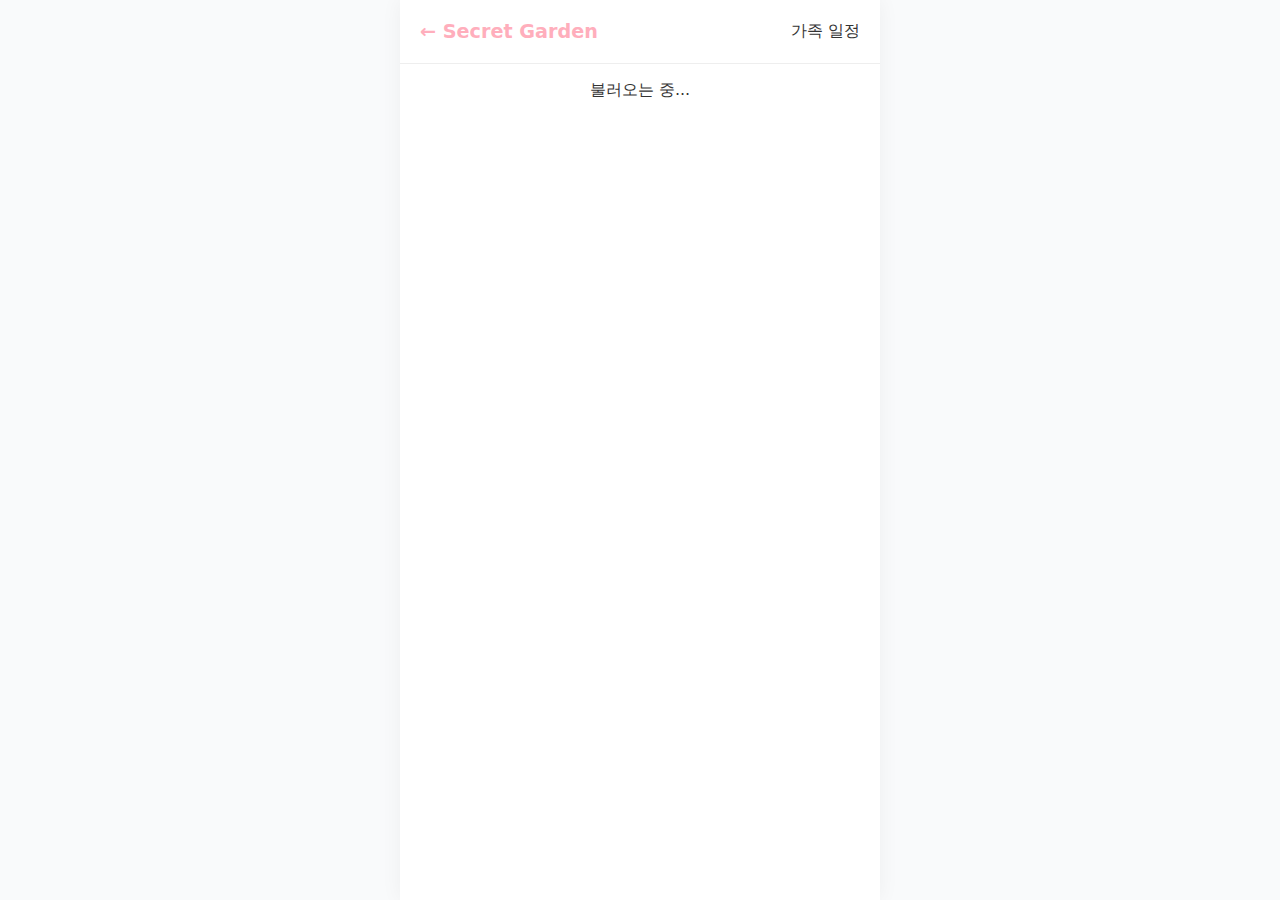
<file: public/calendar/index.html>
<!DOCTYPE html>
<html lang="ko">

<head>
    <meta charset="UTF-8">
    <meta name="viewport" content="width=device-width, initial-scale=1.0">
    <title>Secret Garden - 가족 일정</title>
    <link rel="stylesheet" href="../../assets/css/style.css?v=202512121000">
    <!-- Firebase -->
    <script src="https://www.gstatic.com/firebasejs/8.10.1/firebase-app.js"></script>
    <script src="https://www.gstatic.com/firebasejs/8.10.1/firebase-auth.js"></script>
    <script src="https://www.gstatic.com/firebasejs/8.10.1/firebase-firestore.js"></script>

    <script src="https://www.gstatic.com/firebasejs/8.10.1/firebase-firestore.js"></script>
    <link rel="manifest" href="../manifest.json">
    <link rel="apple-touch-icon" href="../assets/icons/icon-192.png">
    <meta name="theme-color" content="#6366f1">
    <style>
        .calendar-header {
            display: flex;
            justify-content: space-between;
            align-items: center;
            margin-bottom: 20px;
            padding: 0 10px;
        }

        .calendar-btn {
            background: none;
            border: none;
            font-size: 1.2rem;
            color: var(--color-primary);
            cursor: pointer;
            padding: 5px 10px;
        }

        .calendar-grid {
            display: grid;
            grid-template-columns: repeat(7, 1fr);
            gap: 5px;
            margin-bottom: 20px;
        }

        .calendar-cell {
            aspect-ratio: 1;
            background: white;
            border-radius: 12px;
            display: flex;
            flex-direction: column;
            align-items: center;
            justify-content: flex-start;
            padding-top: 8px;
            cursor: pointer;
            position: relative;
            border: 1px solid transparent;
            transition: all 0.2s;
        }

        .calendar-cell:hover {
            border-color: var(--color-primary);
        }

        .calendar-cell.selected {
            box-shadow: 0 0 0 2px var(--color-primary) inset;
        }

        /* Feature: Highlights */
        .calendar-cell.has-event {
            background-color: #f0fdf4;
            /* Light Green */
            border-color: #bbf7d0;
        }

        .calendar-cell.is-holiday {
            background-color: #fef2f2;
            /* Light Red */
            border-color: #fecaca;
        }

        .calendar-cell.is-holiday span:first-child {
            color: #ef4444;
            font-weight: 800;
        }

        .calendar-cell.today {
            font-weight: bold;
            color: var(--color-primary);
            border: 1px solid var(--color-primary);
        }

        .calendar-cell.other-month {
            opacity: 0.3;
            pointer-events: none;
        }

        .weekday-header {
            font-size: 0.8rem;
            text-align: center;
            color: #888;
            margin-bottom: 5px;
        }

        .event-dots {
            display: flex;
            gap: 2px;
            margin-top: 4px;
            flex-wrap: wrap;
            justify-content: center;
        }

        .event-dot {
            width: 6px;
            height: 6px;
            border-radius: 50%;
            background-color: var(--color-secondary);
        }

        .event-dot.holiday-dot {
            background-color: #ef4444;
        }

        .detail-day {
            background: white;
            border-radius: 16px;
            padding: 20px;
            margin-bottom: 20px;
            box-shadow: 0 4px 12px rgba(0, 0, 0, 0.05);
            border: 1px solid #eee;
        }

        .month-list {
            background: linear-gradient(135deg, #ffffff 0%, #fffbf0 100%);
            /* Subtle warmth */
            border-radius: 16px;
            padding: 25px;
            /* More padding */
            box-shadow: 0 10px 25px rgba(0, 0, 0, 0.08);
            /* Deeper shadow for pop */
            border: 1px solid #f0f0f0;
            border-left: 6px solid var(--color-secondary);
            /* Distinct accent */
            position: relative;
            overflow: hidden;
        }

        /* Decorative icon for the list */
        .month-list::after {
            content: "📅";
            position: absolute;
            top: -10px;
            right: -10px;
            font-size: 5rem;
            opacity: 0.05;
            transform: rotate(15deg);
            pointer-events: none;
        }

        .event-item {
            display: flex;
            align-items: flex-start;
            padding: 10px 0;
            border-bottom: 1px dashed #eee;
        }

        .event-item:last-child {
            border-bottom: none;
        }

        .event-date {
            font-size: 0.85rem;
            color: #666;
            width: 50px;
            flex-shrink: 0;
            font-weight: bold;
        }

        .event-content {
            flex-grow: 1;
            font-size: 0.95rem;
            color: #333;
        }

        .event-meta {
            font-size: 0.75rem;
            color: #aaa;
            margin-top: 2px;
        }

        .holiday-badge {
            font-size: 0.7rem;
            color: #ef4444;
            background: #fee2e2;
            padding: 2px 4px;
            border-radius: 4px;
            margin-right: 5px;
            font-weight: bold;
        }

        .delete-btn {
            color: #ef4444;
            font-size: 0.8rem;
            background: none;
            border: none;
            cursor: pointer;
            margin-left: 10px;
            padding: 2px 5px;
        }

        /* Modal Styles */
        .modal-overlay {
            position: fixed;
            top: 0;
            left: 0;
            width: 100%;
            height: 100%;
            background: rgba(0, 0, 0, 0.5);
            z-index: 1000;
            display: none;
            justify-content: center;
            align-items: center;
        }

        .modal-card {
            background: white;
            width: 85%;
            max-width: 320px;
            padding: 25px;
            border-radius: 16px;
            box-shadow: 0 10px 25px rgba(0, 0, 0, 0.15);
            animation: popIn 0.3s cubic-bezier(0.175, 0.885, 0.32, 1.275);
        }

        @keyframes popIn {
            from {
                transform: scale(0.9);
                opacity: 0;
            }

            to {
                transform: scale(1);
                opacity: 1;
            }
        }

        .add-input {
            width: 100%;
            padding: 12px;
            border: 1px solid #ddd;
            border-radius: 8px;
            font-size: 1rem;
            box-sizing: border-box;
            margin-bottom: 15px;
        }

        .add-input:focus {
            outline: none;
            border-color: var(--color-primary);
        }
    </style>
</head>

<body>
    <div class="container">
        <header>
            <a href="../dashboard.html" class="logo">← Secret Garden</a>
            <span>가족 일정</span>
        </header>

        <div id="loading" class="p-4 text-center">불러오는 중...</div>

        <div id="content" class="p-4 hidden">
            <!-- Calendar Card -->
            <div class="card" style="padding: 20px; margin: 0 0 20px 0;">
                <!-- Calendar View -->
                <div class="calendar-header">
                    <button class="calendar-btn" onclick="changeMonth(-1)">◀</button>
                    <h2 style="font-size: 1.4rem; color: #333; margin: 0;" id="current-month">2023.12</h2>
                    <button class="calendar-btn" onclick="changeMonth(1)">▶</button>
                </div>

                <!-- Grid Header -->
                <div style="display: grid; grid-template-columns: repeat(7, 1fr); gap: 5px; margin-bottom: 10px;">
                    <div class="weekday-header" style="color:#ef4444">일</div>
                    <div class="weekday-header">월</div>
                    <div class="weekday-header">화</div>
                    <div class="weekday-header">수</div>
                    <div class="weekday-header">목</div>
                    <div class="weekday-header">금</div>
                    <div class="weekday-header" style="color:#3b82f6">토</div>
                </div>

                <!-- Calendar Grid -->
                <div class="calendar-grid" id="calendar-grid">
                    <!-- Generated by JS -->
                </div>
            </div>

            <!-- Selected Date Detail -->
            <div class="detail-day" id="detail-section" style="display:none;">
                <div style="display:flex; justify-content:space-between; align-items:center; margin-bottom:15px;">
                    <h3 style="font-size:1.1rem; color:var(--color-primary); margin:0;" id="selected-date-title">Day
                    </h3>
                    <button class="btn btn-primary" onclick="openModal()"
                        style="width:auto; padding:6px 14px; font-size:0.85rem;">+ 일정 추가</button>
                </div>
                <div id="selected-date-list">
                    <!-- Events for this day -->
                </div>
            </div>

            <!-- Monthly List -->
            <div class="month-list">
                <h3 style="font-size: 1.1rem; margin-bottom: 15px; color: #333;">📅 이달의 일정</h3>
                <div id="month-event-list">
                    <!-- List items -->
                    <p style="text-align:center; color:#999; font-size:0.9rem;">등록된 일정이 없습니다.</p>
                </div>
            </div>
        </div>
    </div>

    <!-- Modal HTML -->
    <div id="schedule-modal" class="modal-overlay">
        <div class="modal-card">
            <h3 style="margin-top:0; color:#333; margin-bottom: 5px;">📝 일정 등록</h3>
            <p id="modal-date-display" style="color:#888; font-size:0.9rem; margin-bottom:20px;"></p>

            <form onsubmit="addSchedule(event)">
                <input type="text" id="modal-input" class="add-input" placeholder="일정 내용" required>

                <div id="admin-options"
                    style="display:none; margin-bottom:20px; background:#fff5f5; padding:10px; border-radius:8px;">
                    <label
                        style="display:flex; align-items:center; gap:8px; font-size:0.9rem; color:#ef4444; font-weight:bold; cursor:pointer;">
                        <input type="checkbox" id="modal-holiday-check" style="width:18px; height:18px;"> 공휴일(빨간날)로 지정
                    </label>
                </div>

                <div style="display:flex; gap:10px;">
                    <button type="button" class="btn" onclick="closeModal()"
                        style="background:#f1f5f9; color:#64748b; flex:1;">취소</button>
                    <button type="submit" class="btn btn-primary" style="flex:1;">등록</button>
                </div>
            </form>
        </div>
    </div>

    <!-- Scripts -->
    <script type="module">
        import { auth, db } from '../../src/firebase.js?v=202512121000';
        const COLLECTION = 'family_schedules';

        let currentDate = new Date();
        let selectedDate = new Date();
        let monthEvents = [];
        let currentUser = null;
        let isAdmin = false;

        // Init
        auth.onAuthStateChanged(user => {
            if (!user) {
                location.href = '../login.html';
            } else {
                currentUser = user;
                // Admin ID Check (kukky@family.com)
                isAdmin = (user.email === 'kukky@family.com');

                initCalendar();
            }
        });

        async function initCalendar() {
            document.getElementById('loading').classList.remove('hidden');
            document.getElementById('content').classList.add('hidden');
            await loadMonthEvents();
            renderCalendar();
            renderMonthList();

            // Select today if in current month
            const today = new Date();
            if (today.getMonth() === currentDate.getMonth() && today.getFullYear() === currentDate.getFullYear()) {
                selectDate(today);
            } else {
                selectDate(new Date(currentDate.getFullYear(), currentDate.getMonth(), 1));
            }

            document.getElementById('loading').classList.add('hidden');
            document.getElementById('content').classList.remove('hidden');
        }

        async function loadMonthEvents() {
            const year = currentDate.getFullYear();
            const month = currentDate.getMonth();
            const startStr = `${year}-${String(month + 1).padStart(2, '0')}-01`;
            const endStr = `${year}-${String(month + 1).padStart(2, '0')}-31`;

            try {
                const snapshot = await db.collection(COLLECTION)
                    .where('date', '>=', startStr)
                    .where('date', '<=', endStr)
                    .get();

                monthEvents = snapshot.docs.map(doc => ({ id: doc.id, ...doc.data() }));
                monthEvents.sort((a, b) => a.date.localeCompare(b.date));
            } catch (e) {
                console.error("Load failed", e);
                monthEvents = [];
            }
        }

        window.changeMonth = async function (dir) {
            currentDate.setMonth(currentDate.getMonth() + dir);
            await loadMonthEvents();
            renderCalendar();
            renderMonthList();
            selectDate(new Date(currentDate.getFullYear(), currentDate.getMonth(), 1));
        }

        function renderCalendar() {
            const y = currentDate.getFullYear();
            const m = currentDate.getMonth();

            document.getElementById('current-month').innerText = `${y}.${String(m + 1).padStart(2, '0')}`;

            const grid = document.getElementById('calendar-grid');
            grid.innerHTML = '';

            const firstDay = new Date(y, m, 1);
            const lastDay = new Date(y, m + 1, 0);

            for (let i = 0; i < firstDay.getDay(); i++) {
                const cell = document.createElement('div');
                cell.className = 'calendar-cell other-month';
                grid.appendChild(cell);
            }

            const today = new Date();
            for (let d = 1; d <= lastDay.getDate(); d++) {
                const dateObj = new Date(y, m, d);
                const dateStr = formatDate(dateObj);

                const cell = document.createElement('div');
                cell.className = 'calendar-cell';

                if (dateStr === formatDate(today)) cell.classList.add('today');
                if (selectedDate && formatDate(selectedDate) === dateStr) {
                    cell.classList.add('selected');
                }

                // Check Events
                const dayEvents = monthEvents.filter(e => e.date === dateStr);
                const isHoliday = dayEvents.some(e => e.isHoliday);

                if (dayEvents.length > 0) {
                    cell.classList.add('has-event');
                }
                if (isHoliday) {
                    cell.classList.add('is-holiday');
                }

                cell.onclick = () => selectDate(dateObj);

                const numSpan = document.createElement('span');
                numSpan.innerText = d;
                cell.appendChild(numSpan);

                // Dots
                if (dayEvents.length > 0) {
                    const dotsC = document.createElement('div');
                    dotsC.className = 'event-dots';
                    dayEvents.slice(0, 3).forEach(evt => {
                        const dot = document.createElement('div');
                        dot.className = 'event-dot';
                        if (evt.isHoliday) dot.classList.add('holiday-dot');
                        dotsC.appendChild(dot);
                    });
                    if (dayEvents.length > 3) {
                        // + mark
                    }
                    cell.appendChild(dotsC);
                }

                grid.appendChild(cell);
            }
        }

        function selectDate(dateObj) {
            selectedDate = dateObj;

            const cells = document.querySelectorAll('.calendar-cell');
            cells.forEach(c => c.classList.remove('selected'));
            renderCalendar();

            const section = document.getElementById('detail-section');
            section.style.display = 'block';

            const m = dateObj.getMonth() + 1;
            const d = dateObj.getDate();
            const days = ['일', '월', '화', '수', '목', '금', '토'];
            document.getElementById('selected-date-title').innerText = `${m}월 ${d}일 (${days[dateObj.getDay()]})`;

            renderDayList(formatDate(dateObj));
        }

        function renderDayList(dateStr) {
            const listEl = document.getElementById('selected-date-list');
            listEl.innerHTML = '';

            const dayEvents = monthEvents.filter(e => e.date === dateStr);
            if (dayEvents.length === 0) {
                listEl.innerHTML = '<p style="font-size:0.9rem; color:#aaa; margin-bottom:0;">등록된 일정이 없습니다.</p>';
                return;
            }

            dayEvents.forEach(evt => {
                const div = document.createElement('div');
                div.className = 'event-item';
                div.style.alignItems = 'center';

                let titleHtml = evt.title;
                if (evt.isHoliday) {
                    titleHtml = `<span class="holiday-badge">공휴일</span> <span style="color:#ef4444; font-weight:bold;">${evt.title}</span>`;
                }

                let html = `
                    <div class="event-content">
                        ${titleHtml}
                        <div class="event-meta">by ${evt.author}</div>
                    </div>
                `;

                // Allow delete if author or if admin & holiday
                const canDelete = (currentUser.uid === evt.uid) || (isAdmin && evt.isHoliday);

                if (canDelete) {
                    html += `<button class="delete-btn" onclick="window.deleteSchedule('${evt.id}')">삭제</button>`;
                }

                div.innerHTML = html;
                listEl.appendChild(div);
            });
        }

        // --- Modal Logic ---
        window.openModal = function () {
            const modal = document.getElementById('schedule-modal');
            const dateDisplay = document.getElementById('modal-date-display');
            const holidayOption = document.getElementById('admin-options');

            const d = selectedDate;
            dateDisplay.innerText = `${d.getFullYear()}년 ${d.getMonth() + 1}월 ${d.getDate()}일 일정 추가`;

            // Admin Check
            if (isAdmin) {
                holidayOption.style.display = 'block';
            } else {
                holidayOption.style.display = 'none';
            }

            // Reset fields
            document.getElementById('modal-input').value = '';
            document.getElementById('modal-holiday-check').checked = false;

            modal.style.display = 'flex';
            document.getElementById('modal-input').focus();
        }

        window.closeModal = function () {
            document.getElementById('schedule-modal').style.display = 'none';
        }

        window.addSchedule = async function (e) {
            e.preventDefault();
            const title = document.getElementById('modal-input').value.trim();
            const isHoliday = document.getElementById('modal-holiday-check').checked;

            if (!title) return;
            // Safety: Only admin can set holiday
            if (isHoliday && !isAdmin) return;

            const dateStr = formatDate(selectedDate);

            let nickname = sessionStorage.getItem('user_name');
            if (!nickname) nickname = currentUser.email.split('@')[0];

            // If holiday, override nickname
            if (isHoliday) nickname = "관리자";

            try {
                await db.collection(COLLECTION).add({
                    date: dateStr,
                    title: title,
                    uid: currentUser.uid,
                    author: nickname,
                    createdAt: new Date(),
                    isHoliday: isHoliday
                });

                closeModal();
                await loadMonthEvents();
                renderCalendar();
                renderMonthList();
                renderDayList(dateStr);
            } catch (err) {
                alert('저장 실패: ' + err.message);
            }
        }

        window.deleteSchedule = async function (docId) {
            if (!confirm('일정을 삭제하시겠습니까?')) return;
            try {
                await db.collection(COLLECTION).doc(docId).delete();
                await loadMonthEvents();
                renderCalendar();
                renderMonthList();
                renderDayList(formatDate(selectedDate));
            } catch (err) {
                alert('삭제 실패: ' + err.message);
            }
        }

        function renderMonthList() {
            const listEl = document.getElementById('month-event-list');
            if (monthEvents.length === 0) {
                listEl.innerHTML = '<p style="text-align:center; color:#999; font-size:0.9rem;">등록된 일정이 없습니다.</p>';
                return;
            }

            let html = '';
            monthEvents.forEach(evt => {
                const d = new Date(evt.date);
                const dStr = `${d.getMonth() + 1}/${d.getDate()}`;

                let titleHtml = evt.title;
                let rowStyle = '';

                if (evt.isHoliday) {
                    titleHtml = `<span style="color:#ef4444; font-weight:bold;">${evt.title}</span>`;
                    rowStyle = 'background:#fef2f2;';
                }

                html += `
                    <div class="event-item" style="${rowStyle}">
                        <div class="event-date" style="${evt.isHoliday ? 'color:#ef4444' : ''}">${dStr}</div>
                        <div class="event-content">
                            ${titleHtml}
                            <div class="event-meta">by ${evt.author}</div>
                        </div>
                    </div>
                 `;
            });
            listEl.innerHTML = html;
        }

        function formatDate(d) {
            const year = d.getFullYear();
            const month = String(d.getMonth() + 1).padStart(2, '0');
            const day = String(d.getDate()).padStart(2, '0');
            return `${year}-${month}-${day}`;
        }
    </script>
</body>
<script>
    if ('serviceWorker' in navigator) {
        window.addEventListener('load', () => {
            navigator.serviceWorker.register('../sw.js')
                .then(reg => console.log('SW registered!', reg))
                .catch(err => console.log('SW registration failed: ', err));
        });
    }
</script>
</body>

</html>
</file>
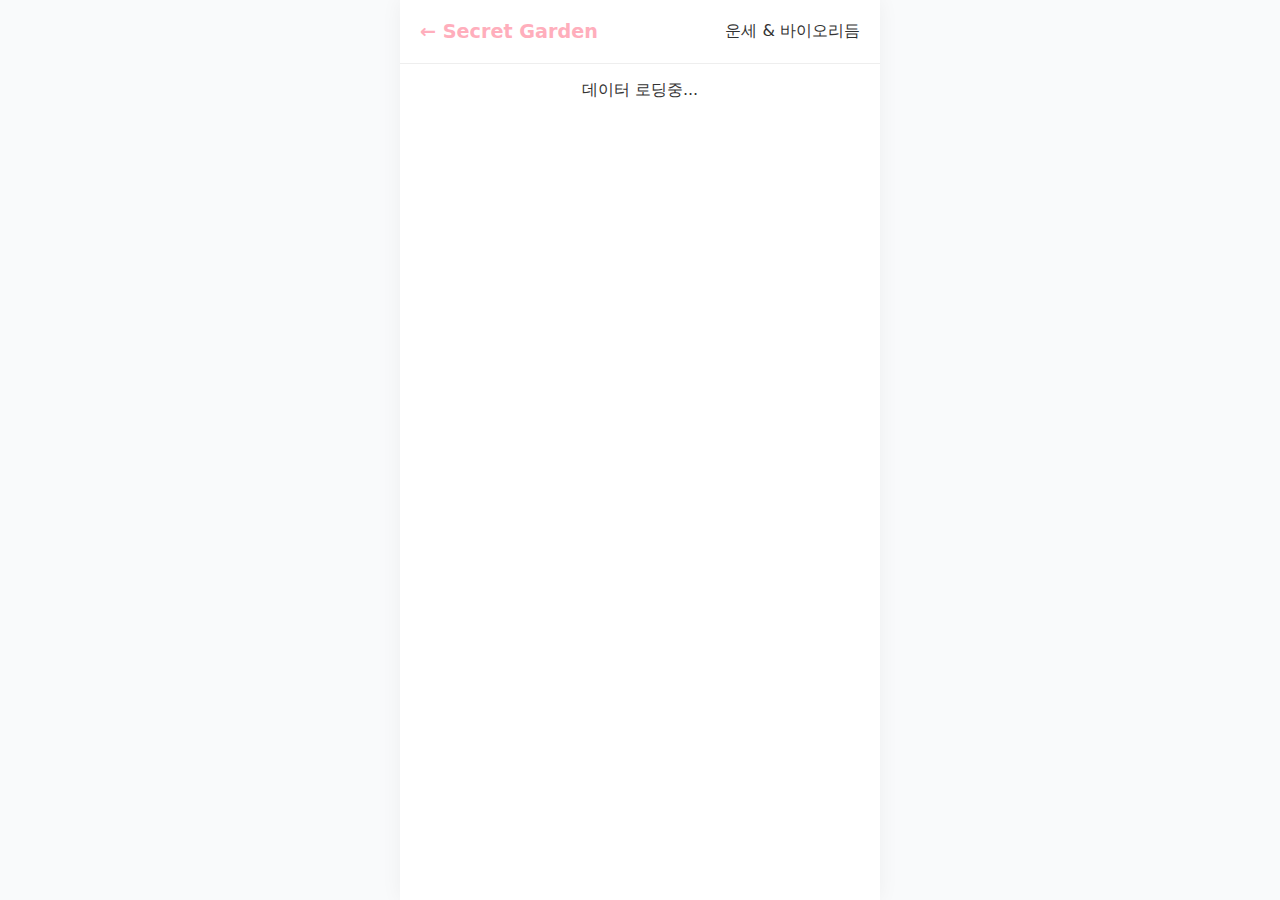
<file: public/fortune/index.html>
<!DOCTYPE html>
<html lang="ko">

<head>
    <meta charset="UTF-8">
    <meta name="viewport" content="width=device-width, initial-scale=1.0">
    <title>Secret Garden - 오늘의 운세 & 바이오리듬</title>
    <link rel="stylesheet" href="../../assets/css/style.css?v=15">
    <!-- Firebase -->
    <script src="https://www.gstatic.com/firebasejs/8.10.1/firebase-app.js"></script>
    <script src="https://www.gstatic.com/firebasejs/8.10.1/firebase-auth.js"></script>
    <script src="https://www.gstatic.com/firebasejs/8.10.1/firebase-firestore.js"></script>
    <!-- Chart.js -->
    <script src="https://cdn.jsdelivr.net/npm/chart.js"></script>
    <link rel="manifest" href="../manifest.json">
    <link rel="apple-touch-icon" href="../assets/icons/icon-192.png">
    <meta name="theme-color" content="#6366f1">

    <style>
        .fortune-card {
            background: white;
            border-radius: 16px;
            padding: 20px;
            margin-bottom: 20px;
            box-shadow: 0 4px 12px rgba(0, 0, 0, 0.05);
            border: 1px solid #eee;
        }

        .fortune-header {
            display: flex;
            justify-content: space-between;
            align-items: center;
            margin-bottom: 15px;
        }

        .zodiac-badge {
            background: var(--color-lemon);
            color: #d97706;
            padding: 4px 10px;
            border-radius: 20px;
            font-size: 0.8rem;
            font-weight: bold;
        }

        .tab-container {
            display: flex;
            gap: 10px;
            margin-bottom: 15px;
            overflow-x: auto;
            padding-bottom: 5px;
        }

        .tab-btn {
            padding: 8px 16px;
            border-radius: 20px;
            border: 1px solid #ddd;
            background: #fff;
            color: #666;
            font-size: 0.9rem;
            white-space: nowrap;
            cursor: pointer;
            transition: all 0.2s;
        }

        .tab-btn.active {
            background: var(--color-primary);
            color: white;
            border-color: var(--color-primary);
        }

        .bio-legend {
            display: flex;
            gap: 15px;
            justify-content: center;
            margin-top: 10px;
            font-size: 0.8rem;
        }

        .legend-item {
            display: flex;
            align-items: center;
            gap: 5px;
        }

        .dot {
            width: 10px;
            height: 10px;
            border-radius: 50%;
        }

        /* Scratch Card Styles */
        .scratch-wrapper {
            position: relative;
            width: 100%;
            height: 150px;
            border-radius: 12px;
            overflow: hidden;
            margin-top: 10px;
            user-select: none;
            touch-action: none;
        }

        .fortune-cookie-content {
            position: absolute;
            top: 0;
            left: 0;
            width: 100%;
            height: 100%;
            background: linear-gradient(135deg, #fffbf0, #fff);
            display: flex;
            justify-content: center;
            align-items: center;
            padding: 0 40px;
            text-align: center;
            font-size: 1.1rem;
            color: #333;
            font-weight: bold;
            line-height: 1.5;
            z-index: 1;
            overflow: hidden;
            box-sizing: border-box;
            /* Crucial Fix */
        }

        .fortune-cookie-content span {
            word-break: keep-all;
            max-width: 100%;
        }

        canvas#scratchCanvas {
            position: absolute;
            top: 0;
            left: 0;
            width: 100%;
            height: 100%;
            z-index: 2;
            /* Cover content */
            cursor: pointer;
        }

        .scratch-hint {
            position: absolute;
            bottom: 10px;
            width: 100%;
            text-align: center;
            color: rgba(255, 255, 255, 0.8);
            font-size: 0.85rem;
            z-index: 3;
            pointer-events: none;
            text-shadow: 0 1px 2px rgba(0, 0, 0, 0.2);
            animation: pulse 2s infinite;
        }

        @keyframes pulse {
            0% {
                opacity: 0.6;
            }

            50% {
                opacity: 1;
            }

            100% {
                opacity: 0.6;
            }
        }
    </style>
</head>

<body>
    <div class="container">
        <header>
            <a href="../dashboard.html" class="logo">← Secret Garden</a>
            <span>운세 & 바이오리듬</span>
        </header>

        <div id="loading" class="p-4 text-center">데이터 로딩중...</div>

        <!-- Main Content (Hidden until loaded) -->
        <div id="content" class="p-4 hidden">

            <div class="text-center" style="margin-bottom: 20px;">
                <h2 style="font-size: 1.3rem; color: var(--color-primary); margin-bottom: 5px;">
                    <span id="header-date"></span>의 운세
                </h2>
                <p style="color: #666; font-size: 0.9rem;">우리 가족의 오늘 컨디션은?</p>
            </div>

            <!-- TAB Navigation -->
            <div class="tab-container" id="tab-nav">
                <button class="tab-btn active" onclick="switchTab('total')">📊 가족 종합</button>
            </div>

            <!-- 1. Total View Section -->
            <div id="section-total">
                <div class="fortune-card">
                    <h3 class="card-title">📈 가족 컨디션 랭킹</h3>
                    <p style="font-size:0.8rem; color:#888; margin-bottom:15px;">오늘의 신체/감성/지성 평균 점수입니다.</p>
                    <div style="height: 250px;">
                        <canvas id="totalChart"></canvas>
                    </div>
                    <div class="text-center mt-3" id="total-comment" style="font-size:0.9rem; color:#333;">
                        분석 중...
                    </div>
                </div>
            </div>

            <!-- 2. Individual View Section -->
            <div id="section-individual" class="hidden">
                <!-- Data for specific user -->
                <div class="fortune-card">
                    <div class="fortune-header">
                        <span class="card-title" style="margin:0;" id="ind-name-title">멤버 이름</span>
                        <span id="zodiac-text" class="zodiac-badge">별자리 / 띠</span>
                    </div>

                    <!-- Text Fortune -->
                    <div style="background: #f8f9fa; padding: 15px; border-radius: 12px; margin-bottom: 20px;">
                        <h4 style="font-size: 0.95rem; margin-bottom: 8px; color: var(--color-secondary);">🌟 오늘의 별자리&띠
                            운세
                        </h4>
                        <div id="daily-keyword" style="font-size: 0.9rem; color: #555; margin-bottom: 0;">로딩 중...</div>
                    </div>

                    <h3 class="card-title">🧬 바이오리듬 상세</h3>
                    <div style="height: 200px; position: relative;">
                        <canvas id="indChart"></canvas>
                    </div>
                    <div class="bio-legend">
                        <div class="legend-item"><span class="dot" style="background:#22c55e"></span>신체</div>
                        <div class="legend-item"><span class="dot" style="background:#ef4444"></span>감성</div>
                        <div class="legend-item"><span class="dot" style="background:#3b82f6"></span>지성</div>
                    </div>
                </div>

                <!-- Individual Scratch Card -->
                <div class="fortune-card" style="background: linear-gradient(135deg, #fff, #fdfbf7);">
                    <h3 class="card-title" style="text-align: center;">🥠 오늘의 포춘 쿠키 (긁어보세요!)</h3>

                    <div class="scratch-wrapper" id="scratch-wrapper">
                        <div class="fortune-cookie-content">
                            <span id="fortune-msg">행운의 메시지를 확인하세요</span>
                        </div>
                        <canvas id="scratchCanvas"></canvas>
                        <div class="scratch-hint" id="scratch-hint">👆 슥슥 긁어보세요!</div>
                    </div>
                </div>
            </div>

            <!-- Shared Scratch Card Message for Total Tab (Hidden in Individual) -->
            <div id="total-scratch-section" class="fortune-card"
                style="background: linear-gradient(135deg, #fff, #fdfbf7);">
                <p style="text-align: center; color:#888;">👆 <strong>개인별 탭</strong>에서 각자의 포춘 쿠키를 확인해보세요!</p>
            </div>

        </div>
    </div>

    <script type="module">
        import { auth, db } from '../../src/firebase.js?v=7';
        import { getZodiac, getChineseZodiac, familyData } from '../../src/users.js?v=6';
        import { getDailyFortune } from '../../src/fortune_engine.js?v=1';

        // Expanded Data 
        const fortuneCookies = [
            // 🍀 마음 (유지) - Existing Cookie Data preserved for scratch card
            "5분만 쉬어도 하루가 달라집니다. 진짜예요.",
            "오늘 기분이 집안 분위기를 만듭니다. 당신이 태양이에요.",
            "걱정은 습관일 뿐. 오늘은 좋은 상상을 해보세요.",
            "감사한 마음 하나면 하루가 따뜻해집니다.",
            "당신 미소 하나로 온 집안이 환해집니다.",
            "천천히 가도 괜찮아요. 멈추지만 않으면 됩니다.",
            "마음을 비우면 좋은 일 들어올 자리가 생깁니다.",
            "조용한 행운이 지금 문 앞까지 와 있습니다.",

            // 👪 가족 (유지)
            "가족 단톡에 하트 하나, 그것만으로도 충분합니다.",
            "같이 웃으면 그게 바로 복입니다.",
            "따뜻한 말 한마디가 하루를 바꿉니다.",
            "먼저 연락하면 상대도 기다리고 있었을 거예요.",
            "작은 배려 하나가 관계를 더 단단하게 만듭니다.",
            "오래된 친구에게 안부 한마디, 서로에게 좋은 날이 됩니다.",
            "조금만 상대 입장에서 생각하면 대부분 풀립니다.",
            "진심은 늦어도 반드시 전해집니다.",

            // 🚀 도전 (유지)
            "오늘 시작하면 내일이 편해집니다.",
            "지금 노력은 나중에 이자 붙어서 돌아옵니다.",
            "한 걸음만 떼면 생각보다 쉽게 풀립니다.",
            "준비된 사람에게 기회는 꼭 찾아옵니다.",
            "작게 시작해도 괜찮아요. 시작이 반입니다.",
            "용기 내면 좋은 결과가 따라옵니다.",
            "지금 성실함이 나중에 든든한 힘이 됩니다.",
            "생각보다 훨씬 잘하고 있어요. 자신감 가지세요.",

            // 🌱 성장 (유지)
            "실수는 배우는 과정입니다. 괜찮아요.",
            "오늘 선택이 내일을 만듭니다. 신중하되 부담 갖지 마세요.",
            "배우려는 자세면 충분합니다.",
            "새로운 시도는 새로운 가능성입니다.",
            "변화는 무섭지만 성장의 기회입니다.",
            "조금만 다르게 보면 답이 보입니다.",
            "오늘 배운 것이 내일 힘이 됩니다.",
            "꾸준함이 재능을 이깁니다.",

            // 🌞 행운 (유지)
            "오늘 좋은 일 하나 생길 거예요.",
            "평범한 오늘이 특별해지는 날입니다.",
            "좋은 소식이 오고 있습니다.",
            "예상치 못한 곳에서 도움이 옵니다.",
            "오늘은 모든 일이 잘 풀릴 거예요.",
            "작은 선택이 큰 행운이 될 수 있습니다.",
            "이미 많은 행운이 함께하고 있습니다.",
            "조용한 행복이 하루 종일 함께할 거예요."
        ];

        let membersData = [];
        let chartTotal = null;
        let chartInd = null;
        let scratchCanvas = null;
        let scratchCtx = null;
        let isDrawing = false;
        let currentScratchMember = null;

        // Init
        const today = new Date();
        document.getElementById('header-date').innerText = `${today.getMonth() + 1}월 ${today.getDate()}일`;

        auth.onAuthStateChanged(user => {
            if (!user) {
                location.href = '../login.html';
            } else {
                loadFamilyData(user);
            }
        });

        // Simple seeded random function
        function seededRandom(str) {
            let hash = 0;
            for (let i = 0; i < str.length; i++) {
                const char = str.charCodeAt(i);
                hash = ((hash << 5) - hash) + char;
                hash = hash & hash; // Convert to 32bit integer
            }
            const x = Math.sin(hash) * 10000;
            return x - Math.floor(x);
        }

        async function loadFamilyData(user) {
            try {
                const names = Object.keys(familyData);
                membersData = names.map(name => ({
                    name: name,
                    birthdate: familyData[name].birthdate
                }));

                renderTabs();
                renderTotalChart();

                // [NEW] Auto-select tab for logged-in user
                const storedName = sessionStorage.getItem('user_name');
                if (storedName) {
                    const myIdx = membersData.findIndex(m => m.name === storedName);
                    if (myIdx !== -1) {
                        switchTab(myIdx);
                    }
                }

                document.getElementById('loading').classList.add('hidden');
                document.getElementById('content').classList.remove('hidden');

            } catch (e) {
                console.error(e);
                alert("데이터 로딩 실패");
            }
        }

        function renderTabs() {
            const container = document.getElementById('tab-nav');
            // Reset tabs (keep first one "Total")
            while (container.children.length > 1) {
                container.removeChild(container.lastChild);
            }

            membersData.forEach((m, idx) => {
                const btn = document.createElement('button');
                btn.className = 'tab-btn';
                btn.innerText = m.name;
                btn.onclick = (e) => switchTab(idx, e);
                container.appendChild(btn);
            });
        }

        window.switchTab = function (tabId, event) {
            // UI Toggle
            const btns = document.querySelectorAll('.tab-btn');
            btns.forEach(b => b.classList.remove('active'));

            if (event) {
                event.target.classList.add('active');
            } else {
                // Fallback or Initial
            }

            if (tabId === 'total') {
                document.getElementById('section-total').classList.remove('hidden');
                document.getElementById('section-individual').classList.add('hidden');
                document.getElementById('total-scratch-section').classList.remove('hidden'); // Show Guide
                renderTotalChart();
            } else {
                document.getElementById('section-total').classList.add('hidden');
                document.getElementById('section-individual').classList.remove('hidden');
                document.getElementById('total-scratch-section').classList.add('hidden'); // Hide Guide
                renderIndividual(membersData[tabId]);
            }
        }

        function getBiorhythm(birthStr, targetDate) {
            const birth = new Date(birthStr);
            const diffTime = targetDate - birth;
            const diffDays = Math.floor(diffTime / (1000 * 60 * 60 * 24));

            const phys = Math.sin(2 * Math.PI * diffDays / 23) * 100;
            const emo = Math.sin(2 * Math.PI * diffDays / 28) * 100;
            const intel = Math.sin(2 * Math.PI * diffDays / 33) * 100;

            return { phys, emo, intel, avg: (phys + emo + intel) / 3 };
        }

        function renderTotalChart() {
            if (chartTotal) chartTotal.destroy();

            const labels = [];
            const dataScores = [];
            const bgColors = [];

            membersData.forEach(m => {
                if (!m.birthdate) return;
                const bio = getBiorhythm(m.birthdate, new Date());
                labels.push(m.name);
                dataScores.push(bio.avg);

                if (bio.avg > 50) bgColors.push('#22c55e');
                else if (bio.avg > 0) bgColors.push('#fbbf24');
                else bgColors.push('#ef4444');
            });

            let maxScore = -100;
            let bestMember = "";
            dataScores.forEach((s, i) => {
                if (s > maxScore) { maxScore = s; bestMember = labels[i]; }
            });

            document.getElementById('total-comment').innerText =
                `오늘 컨디션 왕은 👑 ${bestMember}님! (${Math.round(maxScore)}점)`;

            const ctx = document.getElementById('totalChart').getContext('2d');
            chartTotal = new Chart(ctx, {
                type: 'bar',
                data: {
                    labels: labels,
                    datasets: [{
                        label: '종합 컨디션 점수',
                        data: dataScores,
                        backgroundColor: bgColors,
                        borderRadius: 8
                    }]
                },
                options: {
                    responsive: true,
                    maintainAspectRatio: false,
                    scales: {
                        y: { min: -100, max: 100, grid: { color: '#f0f0f0' } },
                        x: { grid: { display: false } }
                    },
                    plugins: { legend: { display: false } }
                }
            });
        }

        function renderIndividual(member) {
            if (!member || !member.birthdate) return;

            document.getElementById('ind-name-title').innerText = `${member.name}님의 운세`;

            // 1. Static Info (Zodiac)
            const z1 = getZodiac(member.birthdate);
            const z2 = getChineseZodiac(member.birthdate);
            document.getElementById('zodiac-text').innerText = `${member.birthdate} (${z1}/${z2})`;

            // 2. Daily Fortune (Engine)
            const fortune = getDailyFortune(member.name, member.birthdate);
            const keywordEl = document.getElementById('daily-keyword');

            if (fortune) {
                // Colorize status
                const colorMap = { high: '#22c55e', mid: '#3b82f6', low: '#ef4444' };
                const color = colorMap[fortune.status] || '#555';

                keywordEl.innerHTML = `
                    <div style="text-align:center; padding:5px 0 10px 0;">
                        <div style="font-size:1.1rem; font-weight:bold; color:${color}; margin-bottom:5px;">
                            ${fortune.text.split(']')[0]}]
                        </div>
                        <div style="line-height:1.6; color:#333;">
                            ${fortune.text.split(']')[1] || fortune.text}
                        </div>
                        <div style="margin-top:15px; padding-top:10px; border-top:1px dashed #eee; font-size:0.85rem; color:#666; display:flex; justify-content:space-around;">
                            <span>✨ 행운색: <b>${fortune.lucky.color}</b></span>
                            <span>👜 아이템: <b>${fortune.lucky.item}</b></span>
                            <span>🏃 액션: <b>${fortune.lucky.action}</b></span>
                        </div>
                    </div>
                `;
            } else {
                keywordEl.innerText = "운세 데이터를 불러올 수 없습니다.";
            }

            // 3. Fortune Cookie (Seeded by Name + Date + 'cookie')
            const dateStr = `${today.getFullYear()}${today.getMonth()}${today.getDate()}`;
            const seed = member.name + dateStr;
            const cookieSeed = seed + 'cookie';
            const cookieRand = seededRandom(cookieSeed);
            const cookieIdx = Math.floor(cookieRand * fortuneCookies.length);

            document.getElementById('fortune-msg').innerText = `"${fortuneCookies[cookieIdx]}"`;

            // 4. Scratch Canvas Reset
            // [FIX] Add delay to ensure DOM is visible and has dimensions before init
            setTimeout(() => {
                initScratchCanvas(member.name);
            }, 100);

            // 5. Bio Chart
            if (chartInd) chartInd.destroy();

            const labels = [];
            const dP = [], dE = [], dI = [];
            const todayD = new Date();

            for (let i = -3; i <= 3; i++) {
                const d = new Date(todayD);
                d.setDate(todayD.getDate() + i);
                labels.push(`${d.getMonth() + 1}/${d.getDate()}`);

                const bio = getBiorhythm(member.birthdate, d);
                dP.push(bio.phys);
                dE.push(bio.emo);
                dI.push(bio.intel);
            }

            const ctx = document.getElementById('indChart').getContext('2d');
            chartInd = new Chart(ctx, {
                type: 'line',
                data: {
                    labels: labels,
                    datasets: [
                        { label: '신체', data: dP, borderColor: '#22c55e', tension: 0.4, pointRadius: 3 },
                        { label: '감성', data: dE, borderColor: '#ef4444', tension: 0.4, pointRadius: 3 },
                        { label: '지성', data: dI, borderColor: '#3b82f6', tension: 0.4, pointRadius: 3 }
                    ]
                },
                options: {
                    responsive: true,
                    maintainAspectRatio: false,
                    scales: {
                        y: { min: -100, max: 100, grid: { color: '#f0f0f0' } },
                        x: { grid: { display: false } }
                    },
                    plugins: { legend: { display: false } }
                }
            });
        }

        // --- Scratch Logic ---
        function initScratchCanvas(memberName) {
            // Need to check if user switched tab, scratch should be reset? 
            // Yes, user wants "scratch card" experience effectively per member view.

            const canvas = document.getElementById('scratchCanvas');
            const parent = document.getElementById('scratch-wrapper');
            const hint = document.getElementById('scratch-hint');

            if (!canvas || !parent) return;

            scratchCtx = canvas.getContext('2d');

            // Set canvas size
            canvas.width = parent.offsetWidth;
            canvas.height = parent.offsetHeight;

            // Fill with gray/silver
            scratchCtx.globalCompositeOperation = 'source-over';
            scratchCtx.fillStyle = '#cccccc'; // silver
            scratchCtx.fillRect(0, 0, canvas.width, canvas.height);

            // Decoration text "Scratch Me"
            scratchCtx.fillStyle = '#999';
            scratchCtx.font = '20px sans-serif';
            scratchCtx.textAlign = 'center';
            scratchCtx.fillText("🍀 긁어서 행운 확인!", canvas.width / 2, canvas.height / 2);

            // Reset Drawing State
            isDrawing = false;
            hint.style.display = 'block'; // Show hint again

            // Event Listeners (ensure we don't duplicate if called multiple times)
            // It's safer to recreate or remove old listeners, but for simplicity here we assume simple switching.
            // Using 'on' properties to override previous handlers easily.

            canvas.onmousedown = startScratch;
            canvas.onmousemove = scratch;
            canvas.onmouseup = endScratch;
            canvas.onmouseleave = endScratch;

            // Touch support
            canvas.ontouchstart = (e) => { e.preventDefault(); startScratch(e.touches[0]); };
            canvas.ontouchmove = (e) => { e.preventDefault(); scratch(e.touches[0]); };
            canvas.ontouchend = endScratch;
        }

        function startScratch(e) {
            isDrawing = true;
            document.getElementById('scratch-hint').style.display = 'none'; // Hide hint once started
            scratch(e);
        }

        function scratch(e) {
            if (!isDrawing) return;

            const canvas = document.getElementById('scratchCanvas');
            const rect = canvas.getBoundingClientRect();
            const x = e.clientX - rect.left;
            const y = e.clientY - rect.top;

            scratchCtx.globalCompositeOperation = 'destination-out';
            scratchCtx.beginPath();
            scratchCtx.arc(x, y, 20, 0, Math.PI * 2); // Brush size
            scratchCtx.fill();
        }

        function endScratch() {
            isDrawing = false;
            // Check percent cleared? (Optional enhancement)
        }

        // Handle window resize
        window.addEventListener('resize', () => {
            // Ideally resize canvas but that would clear it. Let's ignore for MVP.
        });

    </script>
</body>
<script>
    if ('serviceWorker' in navigator) {
        window.addEventListener('load', () => {
            navigator.serviceWorker.register('../sw.js')
                .then(reg => console.log('SW registered!', reg))
                .catch(err => console.log('SW registration failed: ', err));
        });
    }
</script>
</body>

</html>
</file>
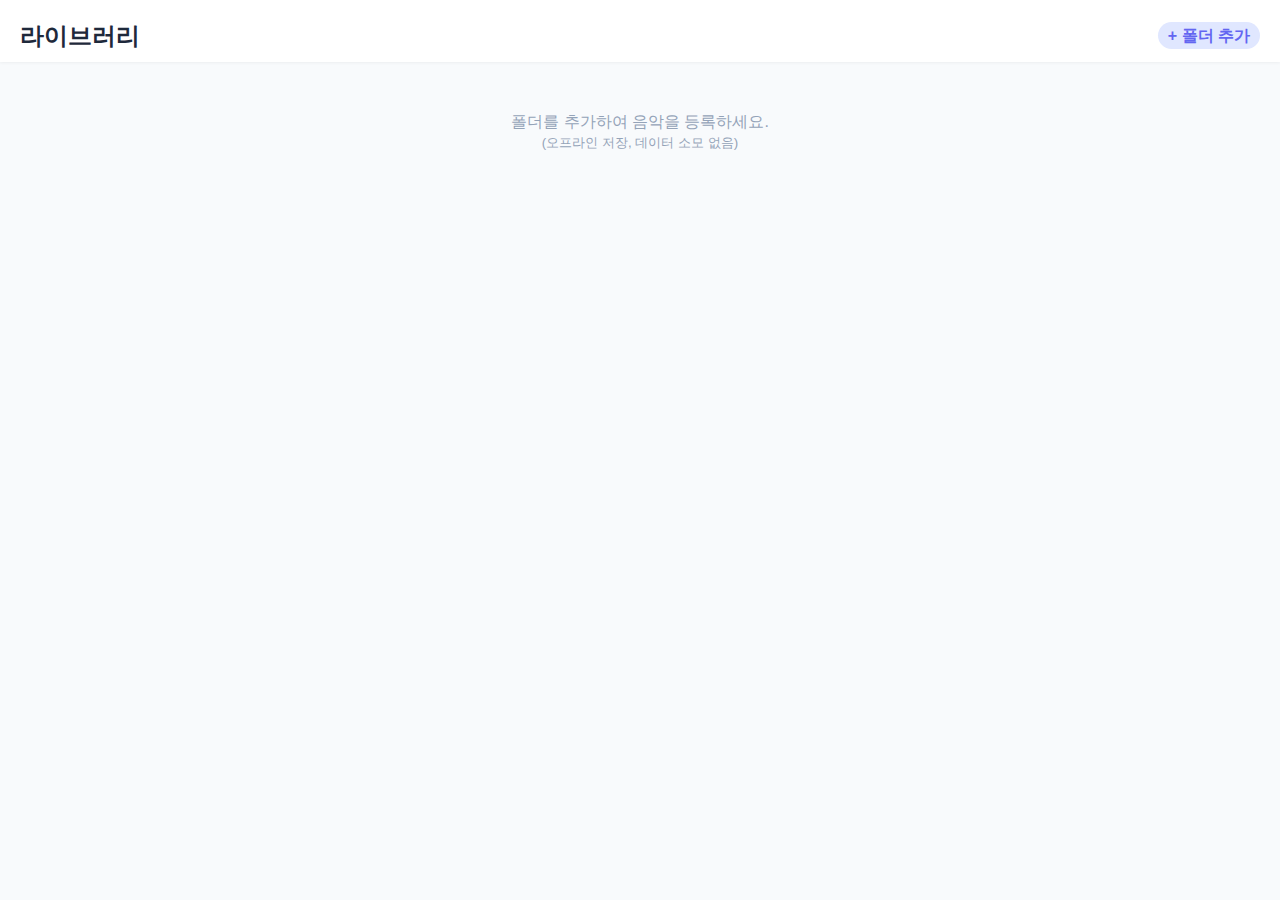
<file: public/music-player/index.html>
<!DOCTYPE html>
<html lang="ko">

<head>
    <meta charset="UTF-8">
    <meta name="viewport"
        content="width=device-width, initial-scale=1.0, maximum-scale=1.0, user-scalable=no, viewport-fit=cover">
    <title>Secret Player</title>
    <link rel="stylesheet" href="style.css?v=202512121400">
    <link href="https://fonts.googleapis.com/css2?family=Jua&family=Noto+Sans+KR:wght@400;500;700&display=swap"
        rel="stylesheet">
    <!-- ID3 Tag Parser -->
    <script src="https://cdnjs.cloudflare.com/ajax/libs/jsmediatags/3.9.5/jsmediatags.min.js"></script>
    <link rel="manifest" href="../manifest.json">
    <meta name="theme-color" content="#ffffff">
</head>

<body>
    <div id="app">
        <!-- Views -->

        <!-- 1. Library View -->
        <div id="view-library" class="view active">
            <div class="header">
                <h1>라이브러리</h1>
                <label for="folder-input" class="add-btn">
                    <span>+ 폴더 추가</span>
                </label>
                <input type="file" id="folder-input" webkitdirectory directory multiple class="hidden">
            </div>

            <div class="scroll-container">
                <!-- Folder List -->
                <div id="folder-list" class="list-group">
                    <!-- Dynamic Content -->
                </div>

                <!-- Track List (when folder selected) -->
                <div id="track-list-container" class="hidden">
                    <div class="sub-header">
                        <button id="back-to-folders" class="icon-btn">←</button>
                        <h2 id="current-folder-name">Folder Name</h2>
                    </div>
                    <div id="track-list" class="list-group">
                        <!-- Dynamic Content -->
                    </div>
                </div>
            </div>

            <!-- Mini Player (Bottom Dock) -->
            <div id="mini-player" class="mini-player hidden">
                <div class="mini-info">
                    <span id="mini-title" class="truncate">비밀의 정원</span>
                    <span id="mini-artist" class="truncate secondary">Secret Garden</span>
                </div>
                <button id="mini-play-btn" class="icon-btn">▶</button>
            </div>
        </div>

        <!-- 2. Player View (Full Screen) -->
        <div id="view-player" class="view player-view hidden">
            <div class="player-header">
                <button id="player-back-btn" class="icon-btn">↓</button>
                <span>Now Playing</span>
                <button id="lyrics-btn" class="icon-btn">💬</button>
            </div>

            <div class="album-art-container">
                <div id="album-art" class="album-art default-art">
                    <span>🎵</span>
                </div>
            </div>

            <div class="track-info">
                <h2 id="player-title" class="truncate">재생 중인 곡 없음</h2>
                <p id="player-artist" class="truncate secondary">아티스트</p>
            </div>

            <div class="progress-area">
                <input type="range" id="seek-bar" min="0" max="100" value="0">
                <div class="time-labels">
                    <span id="curr-time">0:00</span>
                    <span id="total-time">0:00</span>
                </div>
            </div>

            <div class="controls">
                <button id="shuffle-btn" class="control-btn sm">🔀</button>
                <button id="prev-btn" class="control-btn">⏮</button>
                <button id="play-btn" class="control-btn lg">▶</button> <!-- ▶ / ⏸ -->
                <button id="next-btn" class="control-btn">⏭</button>
                <button id="repeat-btn" class="control-btn sm">🔁</button>
            </div>
        </div>

        <!-- 3. Lyrics Modal -->
        <div id="lyrics-modal" class="modal-overlay hidden">
            <div class="modal-content">
                <div class="modal-header">
                    <h3>가사</h3>
                    <button id="lyrics-close-btn" class="icon-btn">✕</button>
                </div>
                <div id="lyrics-text" class="lyrics-body">
                    가사 정보가 없습니다.
                </div>
            </div>
        </div>

        <!-- Loading Overlay -->
        <div id="loading-screen" class="hidden">
            <div class="spinner"></div>
            <p id="loading-text">로딩중...</p>
        </div>
    </div>

    <!-- Modules -->
    <script type="module" src="app.js?v=202512121400"></script>
</body>

</html>
</file>
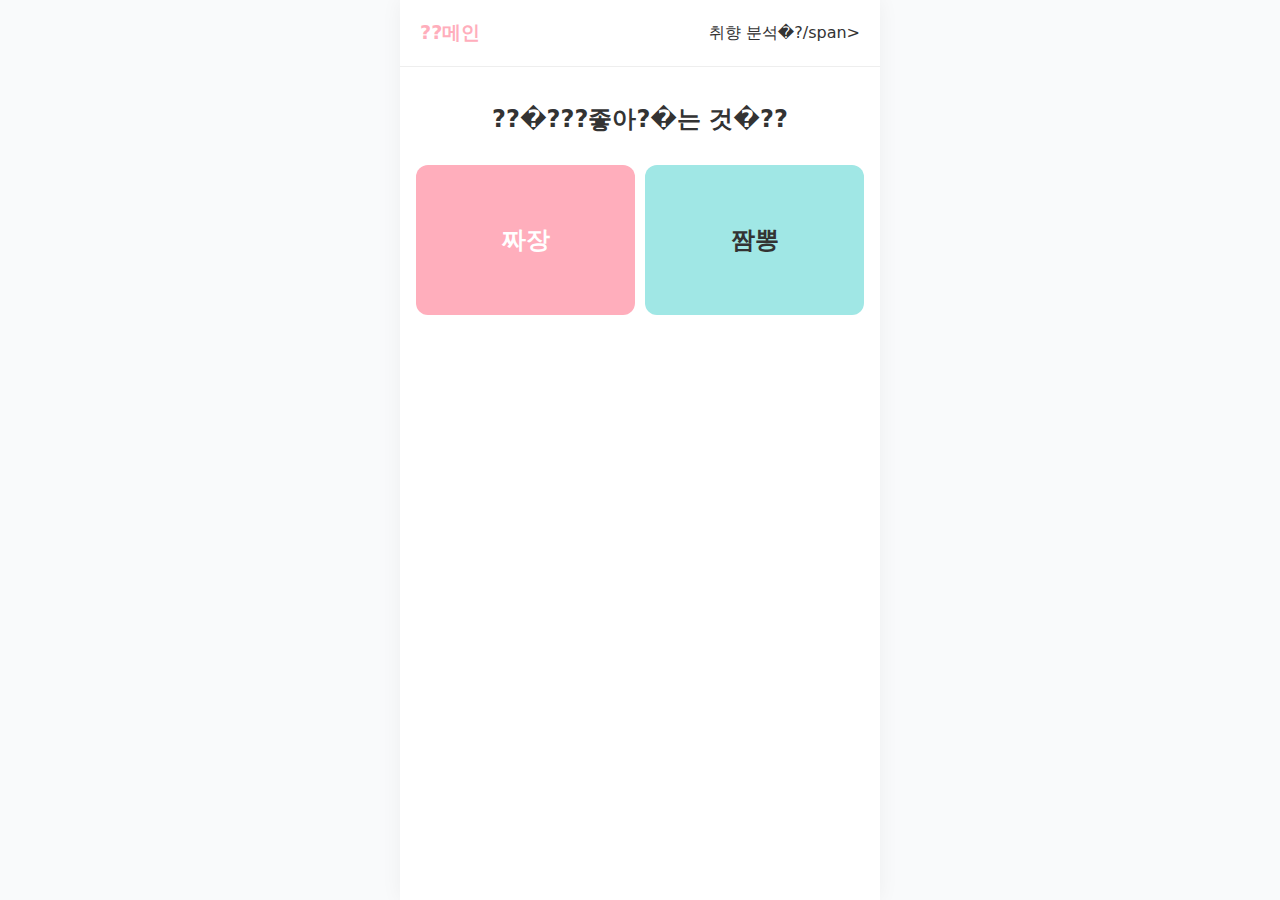
<file: public/preference/index.html>
<!DOCTYPE html>
<html lang="ko">

<head>
    <meta charset="UTF-8">
    <meta name="viewport" content="width=device-width, initial-scale=1.0">
    <title>Preference Analysis</title>
    <link rel="stylesheet" href="../../assets/css/style.css">
    <script src="https://cdn.jsdelivr.net/npm/chart.js"></script>
</head>

<body>
    <div class="container">
        <header>
            <a href="../dashboard.html" class="logo">??메인</a>
            <span>취향 분석�?/span>
        </header>

        <div class="p-4">
            <div id="survey-area">
                <h2 class="text-center">??�???좋아?�는 것�??</h2>
                <div style="display: flex; gap: 10px; margin-top: 30px;">
                    <button class="btn btn-primary" onclick="vote(0)"
                        style="height: 150px; font-size: 1.5rem;">짜장</button>
                    <button class="btn btn-mint" onclick="vote(1)" style="height: 150px; font-size: 1.5rem;">짬뽕</button>
                </div>
            </div>

            <div id="result-area" class="hidden">
                <h2 class="text-center">분석 결과</h2>
                <canvas id="myChart"></canvas>
                <button class="btn btn-primary mt-4" onclick="location.href='../dashboard.html'">?�으�?/button>
            </div>
        </div>
    </div>

    <script>
        let step = 0;
        // Demo: 1 Question
        function vote(choice) {
            // In real app, store choice to array, check next step
            document.getElementById('survey-area').classList.add('hidden');
            document.getElementById('result-area').classList.remove('hidden');
            showChart();
        }

        function showChart() {
            const ctx = document.getElementById('myChart').getContext('2d');
            new Chart(ctx, {
                type: 'doughnut',
                data: {
                    labels: ['?�치', '불일�?],
                    datasets: [{
                        data: [70, 30], // Mock Data
                        backgroundColor: ['#FFAEBC', '#e0e0e0']
                    }]
                },
                options: {
                    responsive: true,
                    plugins: {
                        legend: { position: 'bottom' },
                        title: { display: true, text: '가�??�균 ?�치?? }
                    }
                }
            });
        }
    </script>
</body>

</html>
</file>
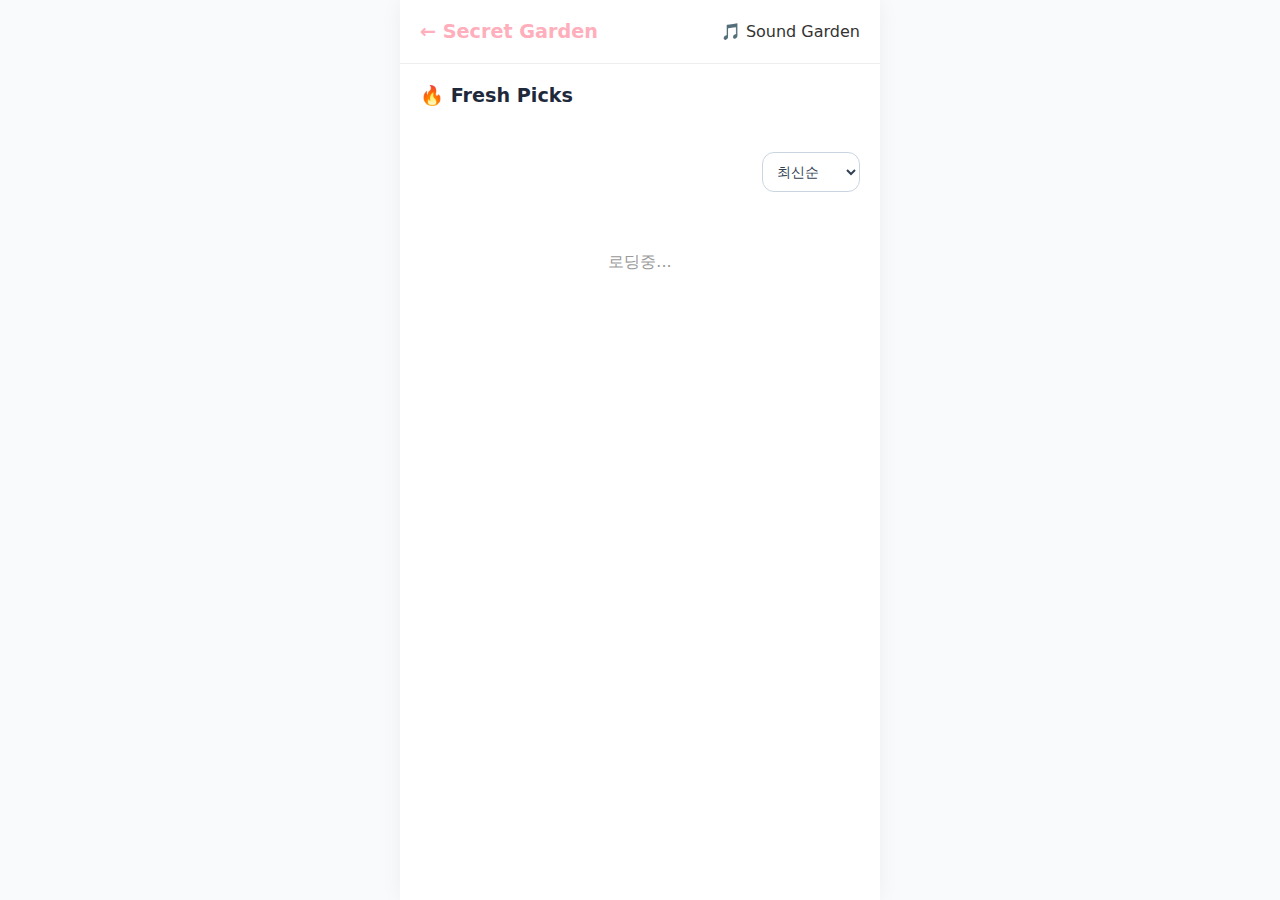
<file: public/sound-garden/index.html>
<!DOCTYPE html>
<html lang="ko">

<head>
    <meta charset="UTF-8">
    <meta name="viewport" content="width=device-width, initial-scale=1.0">
    <title>Secret Garden - Sound Garden</title>
    <link rel="stylesheet" href="../../assets/css/style.css?v=202512121000">
    <script src="https://www.gstatic.com/firebasejs/8.10.1/firebase-app.js"></script>
    <script src="https://www.gstatic.com/firebasejs/8.10.1/firebase-auth.js"></script>
    <script src="https://www.gstatic.com/firebasejs/8.10.1/firebase-firestore.js"></script>
    <link rel="manifest" href="../manifest.json">
    <link rel="apple-touch-icon" href="../assets/icons/icon-192.png">
    <meta name="theme-color" content="#6366f1">
    <style>
        /* Base Layout */
        body {
            margin: 0;
            background-color: #f8fafc;
        }

        .container {
            max-width: 480px;
            margin: 0 auto;
            /* padding: 20px; Removed for full-width header */
            box-sizing: border-box;
        }

        /* Standardized to 480px */

        /* Feature Specific Styles */
        .featured-section {
            margin-bottom: 30px;
        }

        .featured-title {
            font-size: 1.2rem;
            font-weight: 800;
            color: #1e293b;
            margin-bottom: 15px;
            display: flex;
            align-items: center;
            gap: 8px;
        }

        .featured-scroll {
            display: grid;
            grid-template-columns: repeat(2, 1fr);
            gap: 15px;
        }

        /* 2 Columns */

        .video-card {
            background: white;
            border-radius: 16px;
            overflow: hidden;
            box-shadow: 0 4px 15px rgba(0, 0, 0, 0.05);
            cursor: pointer;
            transition: transform 0.2s;
            border: 1px solid #f1f5f9;
        }

        .video-card:active {
            transform: scale(0.98);
        }

        .thumb-area {
            position: relative;
            padding-bottom: 56.25%;
            background: #000;
        }

        .thumb-area img {
            position: absolute;
            top: 0;
            left: 0;
            width: 100%;
            height: 100%;
            object-fit: cover;
            opacity: 0.9;
        }

        .play-icon {
            position: absolute;
            top: 50%;
            left: 50%;
            transform: translate(-50%, -50%);
            color: white;
            font-size: 2.5rem;
            opacity: 0.9;
            filter: drop-shadow(0 0 5px rgba(0, 0, 0, 0.5));
        }

        .v-info {
            padding: 15px;
        }

        .v-title {
            font-size: 1rem;
            font-weight: bold;
            margin-bottom: 6px;
            overflow: hidden;
            text-overflow: ellipsis;
            white-space: nowrap;
            color: #334155;
        }

        .v-desc {
            font-size: 0.85rem;
            color: #64748b;
            overflow: hidden;
            text-overflow: ellipsis;
            white-space: nowrap;
        }

        .category-scroll {
            display: flex;
            gap: 10px;
            overflow-x: auto;
            padding-bottom: 5px;
            margin-bottom: 20px;
            scrollbar-width: none;
        }

        .category-scroll::-webkit-scrollbar {
            display: none;
        }

        .cat-btn {
            background: white;
            border: 1px solid #e2e8f0;
            padding: 8px 16px;
            border-radius: 20px;
            font-size: 0.95rem;
            color: #64748b;
            white-space: nowrap;
            cursor: pointer;
            flex-shrink: 0;
            transition: all 0.2s;
            font-weight: 500;
        }

        .cat-btn.active {
            background: var(--color-primary, #6366f1);
            color: white;
            border-color: var(--color-primary, #6366f1);
            font-weight: bold;
        }

        .music-list {
            display: flex;
            flex-direction: column;
            gap: 12px;
        }

        .music-item {
            background: white;
            border-radius: 12px;
            padding: 12px 16px;
            display: flex;
            align-items: center;
            gap: 16px;
            box-shadow: 0 2px 8px rgba(0, 0, 0, 0.03);
            cursor: pointer;
            transition: background 0.2s;
            border: 1px solid #f1f5f9;
        }

        .music-item:active {
            background: #f8fafc;
        }

        .music-thumb-mini {
            width: 64px;
            height: 64px;
            border-radius: 10px;
            object-fit: cover;
            flex-shrink: 0;
            box-shadow: 0 2px 4px rgba(0, 0, 0, 0.1);
        }

        .m-info {
            flex-grow: 1;
            min-width: 0;
        }

        .m-title {
            font-size: 1.05rem;
            font-weight: bold;
            margin-bottom: 4px;
            color: #334155;
        }

        .m-meta {
            font-size: 0.85rem;
            color: #94a3b8;
            display: flex;
            gap: 8px;
            align-items: center;
        }

        /* Admin Panel */
        .admin-panel {
            background: #eff6ff;
            border: 1px solid #bfdbfe;
            border-radius: 16px;
            padding: 20px;
            margin-bottom: 30px;
            display: none;
        }

        .admin-panel h3 {
            margin-top: 0;
            color: #1d4ed8;
            font-size: 1.1rem;
            margin-bottom: 15px;
            font-weight: 700;
        }

        .admin-form {
            display: grid;
            gap: 12px;
        }

        .admin-form input {
            padding: 12px;
            border: 1px solid #cbd5e1;
            border-radius: 10px;
            font-size: 0.95rem;
            outline: none;
        }

        .admin-form button {
            padding: 12px;
            background: #2563eb;
            color: white;
            border: none;
            border-radius: 10px;
            font-weight: bold;
            cursor: pointer;
            font-size: 1rem;
        }

        /* Modified Player Overlay */
        .player-overlay {
            position: fixed;
            top: 0;
            left: 0;
            width: 100%;
            height: 100%;
            background: rgba(0, 0, 0, 0.95);
            z-index: 2000;
            display: none;
            flex-direction: column;
        }

        .player-container {
            width: 100%;
            max-width: 480px;
            margin: 0 auto;
            height: 100%;
            display: flex;
            flex-direction: column;
            background: white;
        }

        /* Matched Width */

        .player-header {
            padding: 15px 20px;
            display: flex;
            justify-content: space-between;
            align-items: center;
            background: #0f172a;
            color: white;
            flex-shrink: 0;
        }

        .video-box {
            position: relative;
            padding-bottom: 56.25%;
            background: black;
            flex-shrink: 0;
            width: 100%;
        }

        .video-box iframe {
            position: absolute;
            top: 0;
            left: 0;
            width: 100%;
            height: 100%;
        }

        /* Scrollable Content */
        .player-scroll-content {
            flex-grow: 1;
            overflow-y: auto;
            padding: 20px;
            background: #f8fafc;
            -webkit-overflow-scrolling: touch;
        }

        .comment-bubble {
            background: white;
            padding: 12px 16px;
            border-radius: 12px;
            margin-bottom: 12px;
            font-size: 0.95rem;
            box-shadow: 0 1px 2px rgba(0, 0, 0, 0.05);
            border: 1px solid #f1f5f9;
        }

        /* Footer Input + Emoji Bar */
        .player-footer {
            flex-shrink: 0;
            background: white;
            border-top: 1px solid #e2e8f0;
            display: flex;
            flex-direction: column;
        }

        .emoji-bar {
            display: flex;
            gap: 15px;
            padding: 10px 20px;
            border-bottom: 1px solid #f1f5f9;
            background: #f8fafc;
            overflow-x: auto;
        }

        .emoji-btn {
            font-size: 1.4rem;
            background: none;
            border: none;
            cursor: pointer;
            padding: 5px;
            transition: transform 0.1s;
        }

        .emoji-btn:active {
            transform: scale(1.2);
        }

        .input-bar {
            display: flex;
            gap: 10px;
            padding: 12px 15px;
            align-items: center;
        }

        .input-bar input {
            flex-grow: 1;
            padding: 12px;
            border: 1px solid #cbd5e1;
            border-radius: 25px;
            outline: none;
            background: #f1f5f9;
        }

        .input-bar button {
            background: var(--color-primary, #6366f1);
            color: white;
            border: none;
            padding: 10px 20px;
            border-radius: 25px;
            font-weight: bold;
            cursor: pointer;
            white-space: nowrap;
        }

        .load-more-btn {
            width: 100%;
            padding: 15px;
            background: white;
            color: #64748b;
            border: 1px solid #cbd5e1;
            border-radius: 12px;
            font-weight: bold;
            cursor: pointer;
            margin-top: 20px;
        }
    </style>
</head>

<body>
    <div class="container">
        <!-- Header -->
        <header>
            <a href="../dashboard.html" class="logo">← Secret Garden</a>
            <span>🎵 Sound Garden</span>
        </header>

        <div class="content-body" style="padding: 20px;">

            <!-- ADMIN PANEL -->
            <div id="admin-panel" class="admin-panel">
                <h3>🎵 음악 등록 (Admin)</h3>
                <form onsubmit="submitMusicInline(event)" class="admin-form">
                    <input type="text" id="in-url" placeholder="유튜브 링크 (URL 붙여넣기)" required>
                    <input type="text" id="in-title" placeholder="제목" required>
                    <input type="text" id="in-desc" placeholder="설명 (가수, 분위기 등)">
                    <input list="cat-options" id="in-cat" placeholder="카테고리 입력 또는 선택">
                    <datalist id="cat-options">
                        <!-- Dynamically populated -->
                    </datalist>
                    <button type="submit">등록하기</button>
                    <button type="button" onclick="migrateCommentCounts()"
                        style="background:#f59e0b; margin-top:10px;">🔧 덧글 수 동기화 (Migration)</button>
                </form>
            </div>

            <!-- Featured Section (Renamed) -->
            <div class="featured-section">
                <div class="featured-title">🔥 Fresh Picks</div>
                <div class="featured-scroll" id="featured-list"></div>
            </div>

            <!-- Filter & Action Row -->
            <div
                style="display:flex; justify-content:space-between; align-items:center; margin-bottom:20px; flex-wrap:wrap; gap:10px;">
                <div class="category-scroll" id="category-list" style="margin-bottom:0; flex-grow:1; min-width: 0;">
                </div>
                <div style="display:flex; gap:10px; align-items:center;">
                    <select id="sort-select" onchange="changeSort()"
                        style="padding:10px; border-radius:12px; border:1px solid #cbd5e1; font-size:0.9rem; background:white; color:#334155; font-weight:500;">
                        <option value="new">최신순</option>
                        <option value="old">오래된순</option>
                        <option value="name">이름순</option>
                    </select>
                </div>
            </div>

            <!-- Music List -->
            <div class="music-list" id="music-list">
                <div style="text-align:center; padding: 40px; color:#999;">로딩중...</div>
            </div>

            <!-- Load More -->
            <button id="load-more-btn" class="load-more-btn" onclick="loadMore()" style="display:none;">더 보기
                (+10)</button>
        </div> <!-- End content-body -->
    </div>

    <!-- Edit Modal -->
    <div id="edit-modal" class="player-overlay"
        style="z-index: 2100; justify-content: center; align-items: center; background: rgba(0,0,0,0.8);">
        <div style="background: white; width: 90%; max-width: 400px; padding: 20px; border-radius: 16px;">
            <h3 style="margin-top:0; color:#333;">📝 게시글 수정</h3>
            <form onsubmit="updatePost(event)" style="display:grid; gap:10px;">
                <input type="hidden" id="edit-id">
                <label style="font-size:0.9rem; font-weight:bold;">제목</label>
                <input type="text" id="edit-title" required
                    style="padding:10px; border:1px solid #ddd; border-radius:8px;">

                <label style="font-size:0.9rem; font-weight:bold;">설명</label>
                <input type="text" id="edit-desc" style="padding:10px; border:1px solid #ddd; border-radius:8px;">

                <label style="font-size:0.9rem; font-weight:bold;">카테고리</label>
                <input list="cat-options-edit" id="edit-cat" required
                    style="padding:10px; border:1px solid #ddd; border-radius:8px;" autocomplete="off">
                <datalist id="cat-options-edit"></datalist>

                <div style="display:flex; gap:10px; margin-top:10px;">
                    <button type="button" onclick="document.getElementById('edit-modal').style.display='none'"
                        style="flex:1; padding:10px; background:#f1f5f9; border:none; border-radius:8px; cursor:pointer;">취소</button>
                    <button type="submit"
                        style="flex:1; padding:10px; background:var(--color-primary, #6366f1); color:white; border:none; border-radius:8px; font-weight:bold; cursor:pointer;">저장</button>
                </div>
            </form>
        </div>
    </div>

    <!-- Player Overlay -->
    <div id="player-overlay" class="player-overlay">
        <div class="player-container">
            <!-- 1. Header -->
            <div class="player-header">
                <span id="player-title"
                    style="font-weight:bold; overflow:hidden; white-space:nowrap; text-overflow:ellipsis; max-width:80%; font-size:1.1rem;">Title</span>
                <button onclick="closePlayer()" type="button"
                    style="background:none; border:none; color:white; font-size:1.5rem; cursor:pointer;">✕</button>
            </div>

            <!-- 2. Video -->
            <div class="video-box">
                <div id="youtube-embed-container"></div>
            </div>

            <!-- 3. Scrollable Content -->
            <div class="player-scroll-content">
                <div style="margin-bottom:20px;">
                    <h3 id="info-title" style="margin:0 0 8px 0; font-size:1.3rem; color:#1e293b;">Title</h3>
                    <p id="info-desc"
                        style="margin:0; font-size:0.95rem; color:#64748b; background:white; display:inline-block; padding:6px 12px; border-radius:8px; border:1px solid #e2e8f0; box-shadow:0 1px 2px rgba(0,0,0,0.03);">
                        Description</p>
                </div>

                <!-- MP3 Download Widget -->
                <div id="download-section"
                    style="margin-bottom:20px; padding:15px; background:#f0fdf4; border:1px solid #bbf7d0; border-radius:12px;">
                    <div
                        style="font-weight:bold; color:#15803d; margin-bottom:10px; font-size:0.95rem; display:flex; align-items:center; gap:5px;">
                        <span>⬇️ MP3 다운로드</span>
                        <span style="font-size:0.75rem; color:#166534; font-weight:normal;">(외부 무료 서비스)</span>
                    </div>
                    <div id="mp3-widget-container" style="width:100%; height:60px; overflow:hidden;">
                        <!-- Iframe will be injected here -->
                    </div>
                </div>

                <div
                    style="font-size:1rem; font-weight:bold; margin-bottom:15px; color:#333; display:flex; align-items:center; gap:5px;">
                    💬 댓글 <span id="comment-count" style="font-size:0.8rem; color:#94a3b8; font-weight:normal;"></span>
                </div>
                <div id="comment-list" class="comment-list"></div>
                <div style="height: 20px;"></div>
            </div>

            <!-- 4. Fixed Footer with Emojis -->
            <div class="player-footer">
                <div class="emoji-bar">
                    <button class="emoji-btn" onclick="appendEmoji('❤️')">❤️</button>
                    <button class="emoji-btn" onclick="appendEmoji('🔥')">🔥</button>
                    <button class="emoji-btn" onclick="appendEmoji('👏')">👏</button>
                    <button class="emoji-btn" onclick="appendEmoji('👍')">👍</button>
                    <button class="emoji-btn" onclick="appendEmoji('🤣')">🤣</button>
                </div>
                <form class="input-bar" onsubmit="postComment(event)">
                    <input type="text" id="comment-input" placeholder="따뜻한 댓글을 남겨주세요!" autocomplete="off">
                    <button type="submit">전송</button>
                </form>
            </div>
        </div>
    </div>

    <!-- Scripts -->
    <script>
        window.closePlayer = function () {
            document.getElementById('player-overlay').style.display = 'none';
            document.getElementById('youtube-embed-container').innerHTML = '';
            document.getElementById('mp3-widget-container').innerHTML = ''; // Clear widget
            document.body.style.overflow = '';
        }

        window.appendEmoji = function (emoji) {
            const input = document.getElementById('comment-input');
            input.value += emoji;
            input.focus();
        }
    </script>

    <script type="module">
        import { auth, db } from '../../src/firebase.js?v=202512121000';
        const COLLECTION = 'sound_garden_posts';

        // State
        let allPosts = [];
        let filteredPosts = [];
        let currentCat = 'all';
        let sortMode = 'new';
        let currentUser = null;
        let visibleCount = 10;
        let isAdmin = false;

        auth.onAuthStateChanged(user => {
            if (!user) location.href = '../login.html';
            else {
                currentUser = user;
                isAdmin = (user.email === 'kukky@family.com');
                if (isAdmin) {
                    const panel = document.getElementById('admin-panel');
                    if (panel) panel.style.display = 'block';
                }
                loadPosts();
            }
        });

        async function loadPosts() {
            try {
                const snapshot = await db.collection(COLLECTION).orderBy('createdAt', 'desc').get();
                allPosts = snapshot.docs.map(doc => ({ id: doc.id, ...doc.data() }));

                // Populate Category Datalist dynamically (Main & Edit)
                const uniqueCats = new Set(allPosts.map(p => p.category).filter(Boolean));
                const catHtml = Array.from(uniqueCats).sort().map(c => `<option value="${c}">`).join('');

                const dataList = document.getElementById('cat-options');
                if (dataList) dataList.innerHTML = catHtml;

                const dataListEdit = document.getElementById('cat-options-edit');
                if (dataListEdit) dataListEdit.innerHTML = catHtml;

                // Initial Filter/Sort
                applyFilterAndSort();
            } catch (e) { document.getElementById('music-list').innerHTML = '로딩 실패'; }
        }

        // Central Filter logic
        function applyFilterAndSort() {
            // 1. Filter
            filteredPosts = allPosts.slice();
            if (currentCat !== 'all') {
                filteredPosts = filteredPosts.filter(p => p.category === currentCat);
            }

            // 2. Sort
            filteredPosts.sort((a, b) => {
                const dA = new Date(a.createdAt), dB = new Date(b.createdAt);
                if (sortMode === 'new') return dB - dA;
                if (sortMode === 'old') return dA - dB;
                return a.title.localeCompare(b.title);
            });

            // 3. Reset Pagination
            visibleCount = 10;
            renderUI();
        }

        function renderUI() {
            renderFeatured();
            renderCategories();
            renderList();
        }

        function renderFeatured() {
            // Slice 2 items instead of 3
            const featured = allPosts.slice(0, 2);
            const container = document.getElementById('featured-list');
            if (featured.length === 0) { container.innerHTML = '<div style="color:#999; grid-column:1/-1; text-align:center; padding:20px;">등록된 음악이 없습니다.</div>'; return; }
            container.innerHTML = featured.map(post => `
                <div class="video-card" onclick="playMusic('${post.id}')">
                    <div class="thumb-area"><img src="https://img.youtube.com/vi/${post.videoId}/hqdefault.jpg" loading="lazy"><div class="play-icon">▶</div></div>
                    <div class="v-info"><div class="v-title">${post.title}</div><div class="v-desc">${post.description || post.category}</div></div>
                </div>
            `).join('');
        }

        function renderCategories() {
            const used = new Set(allPosts.map(p => p.category).filter(Boolean));
            const cats = ['all', ...Array.from(used).sort()];
            document.getElementById('category-list').innerHTML = cats.map(cat =>
                `<button class="cat-btn ${cat === currentCat ? 'active' : ''}" onclick="filterCat('${cat}')">${cat === 'all' ? '전체' : cat}</button>`
            ).join('');
        }

        function renderList() {
            const listEl = document.getElementById('music-list');
            const btnEl = document.getElementById('load-more-btn');

            const displayList = filteredPosts.slice(0, visibleCount);

            if (displayList.length === 0) {
                listEl.innerHTML = '<div style="text-align:center; padding:50px; color:#aaa;">조건에 맞는 음악이 없습니다 🥲</div>';
                btnEl.style.display = 'none';
                return;
            }

            listEl.innerHTML = displayList.map(post => `
                <div class="music-item" onclick="playMusic('${post.id}')">
                    <img class="music-thumb-mini" src="https://img.youtube.com/vi/${post.videoId}/mqdefault.jpg" loading="lazy">
                    <div class="m-info">
                        <div class="m-title">
                            ${post.title}
                            ${(post.commentCount || 0) > 0 ? `<span style="font-size:0.8rem; color:#6366f1; margin-left:5px; vertical-align:middle;">💬 ${post.commentCount}</span>` : ''}
                        </div>
                        <div class="m-meta">${post.category} • ${post.description}</div>
                    </div>
                    ${isAdmin ? `
                        <div style="display:flex; flex-direction:column; gap:5px;">
                            <button onclick="event.stopPropagation(); openEdit('${post.id}')" style="color:#3b82f6; background:none; border:none; padding:5px; font-weight:bold; cursor:pointer; font-size:0.8rem;">수정</button>
                            <button onclick="event.stopPropagation(); deletePost('${post.id}')" style="color:#ef4444; background:none; border:none; padding:5px; font-weight:bold; cursor:pointer; font-size:0.8rem;">삭제</button>
                        </div>
                    ` : ''}
                </div>
            `).join('');

            // Handle Button Visibility
            if (visibleCount < filteredPosts.length) {
                btnEl.style.display = 'block';
                btnEl.innerText = `더 보기 (+${Math.min(10, filteredPosts.length - visibleCount)})`;
            } else {
                btnEl.style.display = 'none';
            }
        }

        window.filterCat = (cat) => { currentCat = cat; applyFilterAndSort(); }
        window.changeSort = () => { sortMode = document.getElementById('sort-select').value; applyFilterAndSort(); }
        window.loadMore = () => { visibleCount += 10; renderList(); }

        window.submitMusicInline = async (e) => {
            e.preventDefault();
            const [url, title, desc, cat] = ['in-url', 'in-title', 'in-desc', 'in-cat'].map(x => document.getElementById(x).value);
            const match = url.match(/^.*(youtu.be\/|v\/|u\/\w\/|embed\/|watch\?v=|\&v=)([^#\&\?]*).*/);
            if (!match || match[2].length !== 11) { alert('유튜브 링크 확인 필요'); return; }
            try {
                await db.collection(COLLECTION).add({
                    videoId: match[2], title, description: desc, category: cat, author: 'kukky',
                    createdAt: new Date().toISOString(), hearts: 0, fires: 0, claps: 0
                });
                alert('등록 완료!');
                ['in-url', 'in-title', 'in-desc', 'in-cat'].forEach(x => document.getElementById(x).value = '');
                loadPosts();
            } catch (e) { alert('에러: ' + e.message); }
        }

        window.playMusic = (id) => {
            const p = allPosts.find(x => x.id === id); if (!p) return;
            window.currentPlayingId = id;
            document.getElementById('player-title').innerText = p.title;
            document.getElementById('info-title').innerText = p.title;
            document.getElementById('info-desc').innerText = p.description + (p.category ? ` | ${p.category}` : '');
            document.getElementById('youtube-embed-container').innerHTML = `<iframe src="https://www.youtube.com/embed/${p.videoId}?autoplay=1&playsinline=1" frameborder="0" allowfullscreen></iframe>`;

            // Inject MP3 Download Widget (Using generic free iframe wrapper)
            // Using a reliable free converter widget pattern
            document.getElementById('mp3-widget-container').innerHTML = `<iframe src="https://api.vevioz.com/@api/button/mp3/${p.videoId}" width="100%" height="100%" allowtransparency="true" scrolling="no" style="border:none"></iframe>`;

            document.getElementById('player-overlay').style.display = 'flex';
            document.body.style.overflow = 'hidden';

            loadComments(id);
        }

        window.deletePost = async (id) => { if (confirm('이 음악을 삭제하시겠습니까?')) { await db.collection(COLLECTION).doc(id).delete(); loadPosts(); } }

        async function loadComments(id) {
            const list = document.getElementById('comment-list'); list.innerHTML = '<div style="color:#aaa; font-size:0.9rem;">로딩중...</div>';
            const snap = await db.collection(COLLECTION).doc(id).collection('comments').orderBy('createdAt', 'asc').get();
            list.innerHTML = snap.empty ? '<div style="color:#ccc; padding:10px 0;">첫 댓글을 남겨주세요! 👇</div>' :
                snap.docs.map(d => {
                    const data = d.data();
                    const date = data.createdAt ? new Date(data.createdAt.seconds * 1000) : new Date();
                    const hours = String(date.getHours()).padStart(2, '0');
                    const mins = String(date.getMinutes()).padStart(2, '0');
                    const dateStr = `${date.getFullYear()}.${date.getMonth() + 1}.${date.getDate()} ${hours}:${mins}`;
                    const isMine = (currentUser && currentUser.uid === data.uid) || isAdmin;

                    return `
                    <div class="comment-bubble">
                        <div style="display:flex; justify-content:space-between; margin-bottom:4px; align-items:center;">
                            <div>
                                <span style="font-weight:bold; margin-right:5px;">${data.author}</span>
                                <span style="font-size:0.75rem; color:#aaa;">${dateStr}</span>
                            </div>
                            ${isMine ? `<button onclick="deleteComment('${id}', '${d.id}')" style="color:#ef4444; background:none; border:none; padding:3px 6px; font-size:0.8rem; cursor:pointer;">삭제</button>` : ''}
                        </div>
                        <div style="word-break:break-all;">${data.text}</div>
                    </div>
                    `;
                }).join('');
            const scrollArea = document.querySelector('.player-scroll-content');
            if (scrollArea) scrollArea.scrollTop = scrollArea.scrollHeight;
        }

        window.postComment = async (e) => {
            e.preventDefault(); const input = document.getElementById('comment-input');
            const val = input.value.trim();
            if (!val || !window.currentPlayingId) return;
            await db.collection(COLLECTION).doc(window.currentPlayingId).collection('comments').add({
                text: val, author: sessionStorage.getItem('user_name') || '가족', uid: currentUser.uid, createdAt: new Date()
            });

            // Increment Comment Count
            await db.collection(COLLECTION).doc(window.currentPlayingId).update({
                commentCount: firebase.firestore.FieldValue.increment(1)
            });

            input.value = '';
            loadComments(window.currentPlayingId);
            loadPosts(); // Refresh main list to show updated count
        }

        window.migrateCommentCounts = async () => {
            if (!confirm('모든 게시글의 덧글 수를 다시 계산하여 동기화하시겠습니까? (시간이 걸릴 수 있습니다)')) return;

            try {
                const snapshot = await db.collection(COLLECTION).get();
                let count = 0;
                for (const doc of snapshot.docs) {
                    const commentsSnap = await db.collection(COLLECTION).doc(doc.id).collection('comments').get();
                    const size = commentsSnap.size;
                    if (doc.data().commentCount !== size) {
                        await db.collection(COLLECTION).doc(doc.id).update({ commentCount: size });
                        count++;
                    }
                }
                alert(`동기화 완료! ${count}개의 게시글이 업데이트 되었습니다.`);
                loadPosts();
            } catch (e) {
                alert('에러 발생: ' + e.message);
            }
        }
        window.deleteComment = async (postId, commentId) => {
            if (!confirm('댓글을 삭제하시겠습니까?')) return;
            try {
                await db.collection(COLLECTION).doc(postId).collection('comments').doc(commentId).delete();
                // Decrement count
                await db.collection(COLLECTION).doc(postId).update({
                    commentCount: firebase.firestore.FieldValue.increment(-1)
                });
                loadComments(postId);
                loadPosts(); // sync list count
            } catch (e) { alert('삭제 실패'); }
        };

        window.openEdit = (id) => {
            const p = allPosts.find(x => x.id === id);
            if (!p) return;
            document.getElementById('edit-id').value = id;
            document.getElementById('edit-title').value = p.title;
            document.getElementById('edit-desc').value = p.description || '';
            document.getElementById('edit-cat').value = p.category || '';
            document.getElementById('edit-modal').style.display = 'flex';
        };

        window.updatePost = async (e) => {
            e.preventDefault();
            const id = document.getElementById('edit-id').value;
            const title = document.getElementById('edit-title').value;
            const desc = document.getElementById('edit-desc').value;
            const cat = document.getElementById('edit-cat').value;

            try {
                await db.collection(COLLECTION).doc(id).update({
                    title: title,
                    description: desc,
                    category: cat
                });
                document.getElementById('edit-modal').style.display = 'none';
                loadPosts();
            } catch (err) { alert('수정 실패: ' + err.message); }
        };

    </script>
</body>
<script>
    if ('serviceWorker' in navigator) {
        window.addEventListener('load', () => {
            navigator.serviceWorker.register('../sw.js')
                .then(reg => console.log('SW registered!', reg))
                .catch(err => console.log('SW registration failed: ', err));
        });
    }
</script>
</body>

</html>
</file>
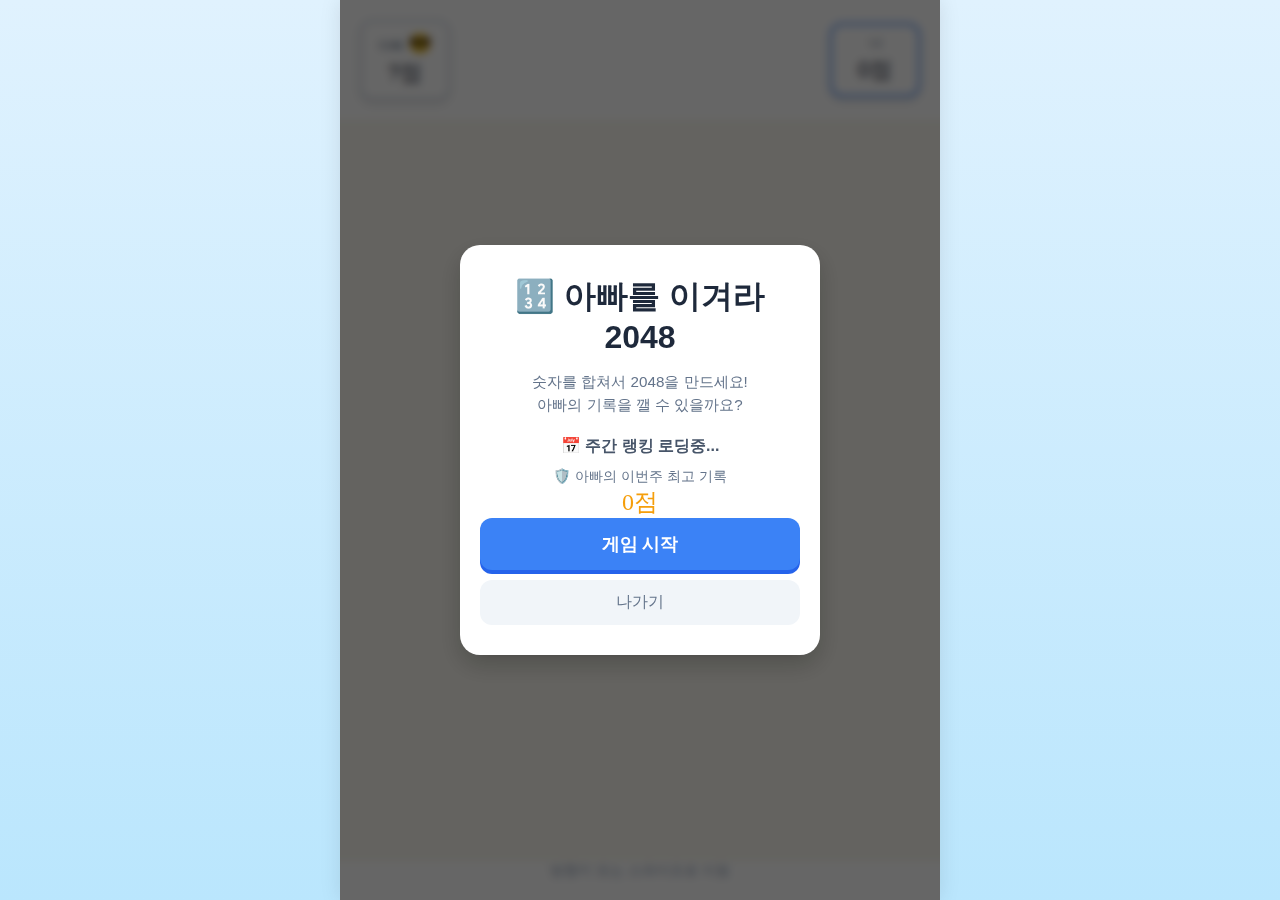
<file: public/games/beat-dad-2048/index.html>
<!DOCTYPE html>
<html lang="ko">

<head>
    <meta charset="UTF-8">
    <meta name="viewport" content="width=device-width, initial-scale=1.0, maximum-scale=1.0, user-scalable=no">
    <title>아빠를 이겨라 | 2048</title>
    <!-- Firebase SDK -->
    <script src="https://www.gstatic.com/firebasejs/8.10.1/firebase-app.js"></script>
    <script src="https://www.gstatic.com/firebasejs/8.10.1/firebase-auth.js"></script>
    <script src="https://www.gstatic.com/firebasejs/8.10.1/firebase-firestore.js"></script>

    <link rel="stylesheet" href="style.css?v=202512121515">
    <!-- Google Fonts -->
    <link href="https://fonts.googleapis.com/css2?family=Jua&family=Noto+Sans+KR:wght@400;700&display=swap"
        rel="stylesheet">
</head>

<body>

    <div id="game-container">
        <!-- Header / HUD -->
        <div id="hud">
            <div class="score-box dad-score-box">
                <div class="label">아빠 <span id="dad-face">😎</span></div>
                <div class="score-val" id="dad-score-display">?점</div>
            </div>
            <div class="score-box my-score-box">
                <div class="label">나</div>
                <div class="score-val" id="my-score-display">0점</div>
            </div>
            <!-- Reaction Bubble -->
            <div id="dad-reaction" class="reaction-bubble hidden">...</div>
        </div>

        <!-- 2048 Grid -->
        <div id="game-area">
            <div class="grid-container">
                <!-- 4x4 Background Grid -->
                <div class="grid-cell"></div>
                <div class="grid-cell"></div>
                <div class="grid-cell"></div>
                <div class="grid-cell"></div>
                <div class="grid-cell"></div>
                <div class="grid-cell"></div>
                <div class="grid-cell"></div>
                <div class="grid-cell"></div>
                <div class="grid-cell"></div>
                <div class="grid-cell"></div>
                <div class="grid-cell"></div>
                <div class="grid-cell"></div>
                <div class="grid-cell"></div>
                <div class="grid-cell"></div>
                <div class="grid-cell"></div>
                <div class="grid-cell"></div>

                <!-- Tile Container (Overlay on Grid) -->
                <div class="tile-container" id="tile-container"></div>
            </div>
        </div>

        <!-- Controls Hint -->
        <div class="controls-hint">방향키 또는 스와이프로 이동</div>

        <!-- Start Screen -->
        <div id="start-screen" class="overlay">
            <div class="modal">
                <h1>🔢 아빠를 이겨라 2048</h1>
                <p class="desc">숫자를 합쳐서 2048을 만드세요!<br>아빠의 기록을 깰 수 있을까요?</p>

                <div class="start-ranking-board">
                    <h3 id="week-title" style="margin:0 0 10px 0; color:#475569; font-size:1rem;">📅 주간 랭킹 로딩중...</h3>
                    <ul id="start-ranking-list" style="list-style:none; padding:0; margin:0; text-align:left;">
                        <!-- JS Populated -->
                    </ul>
                </div>

                <div class="dad-preview" id="start-dad-info">
                    <div style="font-size:0.9rem; color:#64748b;">🛡️ 아빠의 이번주 최고 기록</div>
                    <div style="font-size:1.5rem; font-family:'Jua'; color:#f59e0b;" id="start-dad-score">0점</div>
                </div>

                <button id="btn-start" class="btn-primary">게임 시작</button>
                <button class="btn-secondary" onclick="location.href='../../dashboard.html'">나가기</button>
            </div>
        </div>

        <!-- Game Over / Result Screen -->
        <div id="result-screen" class="overlay hidden">
            <div class="modal">
                <h2 id="result-title">게임 종료!</h2>

                <div class="result-box">
                    <div class="row">
                        <span>내 점수</span>
                        <span id="final-score" class="highlight">0점</span>
                    </div>
                    <div class="row">
                        <span>아빠 점수</span>
                        <span id="final-dad-score">0점</span>
                    </div>
                </div>

                <div id="win-lose-msg" class="msg-box">
                    <!-- 승리/패배 메시지 -->
                </div>

                <div class="rank-info">
                    <p>내 최고 기록: <span id="personal-best">0</span>점</p>
                </div>

                <div class="btn-group">
                    <button id="btn-restart" class="btn-primary">다시 도전</button>
                    <button class="btn-secondary" onclick="location.href='../../dashboard.html'">나가기</button>
                </div>

                <!-- Weekly Ranking Table -->
                <div class="ranking-board">
                    <h3>🏆 주간 랭킹 TOP 5</h3>
                    <ul id="ranking-list">
                        <!-- JS populated -->
                        <li class="empty-rank">기록 없음</li>
                    </ul>
                </div>
            </div>
        </div>
    </div>

    <!-- Scripts -->
    <script type="module" src="game.js?v=202512121545"></script>
</body>

</html>
</file>
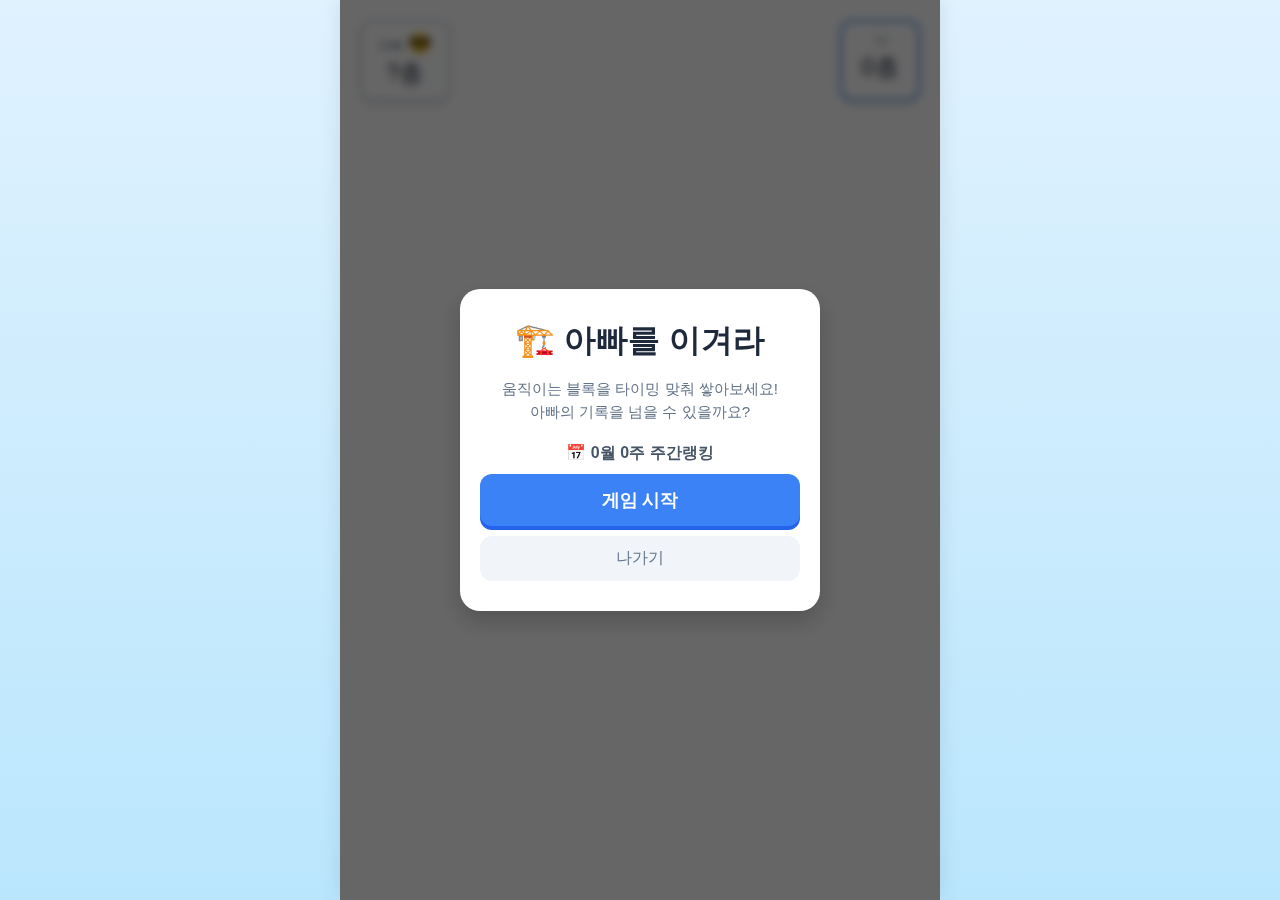
<file: public/games/beat-dad/index.html>
<!DOCTYPE html>
<html lang="ko">

<head>
    <meta charset="UTF-8">
    <meta name="viewport" content="width=device-width, initial-scale=1.0, maximum-scale=1.0, user-scalable=no">
    <title>아빠를 이겨라 | 스택 타워</title>
    <!-- Firebase SDK -->
    <script src="https://www.gstatic.com/firebasejs/8.10.1/firebase-app.js"></script>
    <script src="https://www.gstatic.com/firebasejs/8.10.1/firebase-auth.js"></script>
    <script src="https://www.gstatic.com/firebasejs/8.10.1/firebase-firestore.js"></script>

    <link rel="stylesheet" href="style.css?v=30">
    <!-- Google Fonts -->
    <link href="https://fonts.googleapis.com/css2?family=Jua&family=Noto+Sans+KR:wght@400;700&display=swap"
        rel="stylesheet">
</head>

<body>

    <div id="game-container">
        <!-- Header / HUD -->
        <div id="hud">
            <div class="score-box dad-score-box">
                <div class="label">아빠 <span id="dad-face">😎</span></div>
                <div class="score-val" id="dad-score-display">?층</div>
            </div>
            <div class="score-box my-score-box">
                <div class="label">나</div>
                <div class="score-val" id="my-score-display">0층</div>
            </div>
            <div id="combo-display" class="hidden">Perfect! +1</div>
        </div>

        <!-- Canvas -->
        <canvas id="gameCanvas"></canvas>

        <!-- Start Screen -->
        <div id="start-screen" class="overlay">
            <div class="modal">
                <h1>🏗️ 아빠를 이겨라</h1>
                <p class="desc">움직이는 블록을 타이밍 맞춰 쌓아보세요!<br>아빠의 기록을 넘을 수 있을까요?</p>
                <div class="start-ranking-board">
                    <h3 id="week-title" style="margin:0 0 10px 0; color:#475569; font-size:1rem;">📅 0월 0주 주간랭킹</h3>
                    <ul id="start-ranking-list" style="list-style:none; padding:0; margin:0; text-align:left;">
                        <!-- JS Populated -->
                    </ul>
                </div>
                <button id="btn-start" class="btn-primary">게임 시작</button>
                <button class="btn-secondary" onclick="location.href='../../dashboard.html'">나가기</button>
            </div>
        </div>

        <!-- Game Over / Result Screen -->
        <div id="result-screen" class="overlay hidden">
            <div class="modal">
                <h2 id="result-title">게임 종료!</h2>

                <div class="result-box">
                    <div class="row">
                        <span>내 기록</span>
                        <span id="final-score" class="highlight">0층</span>
                    </div>
                    <div class="row">
                        <span>아빠 기록</span>
                        <span id="final-dad-score">00층</span>
                    </div>
                </div>

                <div id="win-lose-msg" class="msg-box">
                    <!-- 승리/패배 메시지 -->
                </div>

                <div class="rank-info">
                    <p>이번 주 최고 기록: <span id="weekly-best">0</span>층</p>
                </div>

                <div class="btn-group">
                    <button id="btn-restart" class="btn-primary">다시 도전</button>
                    <button class="btn-secondary" onclick="location.href='../../dashboard.html'">나가기</button>
                </div>

                <!-- Weekly Ranking Table -->
                <div class="ranking-board">
                    <h3>🏆 주간 랭킹 TOP 5</h3>
                    <ul id="ranking-list">
                        <!-- JS populated -->
                        <li class="empty-rank">기록 없음</li>
                    </ul>
                </div>
            </div>
        </div>
    </div>

    <!-- Audio (Optional placeholder) -->
    <!-- <audio id="bgm" src="bgm.mp3" loop></audio> -->
    <!-- <audio id="sfx-stack" src="stack.mp3"></audio> -->

    <script type="module" src="game.js?v=30"></script>
</body>

</html>
</file>
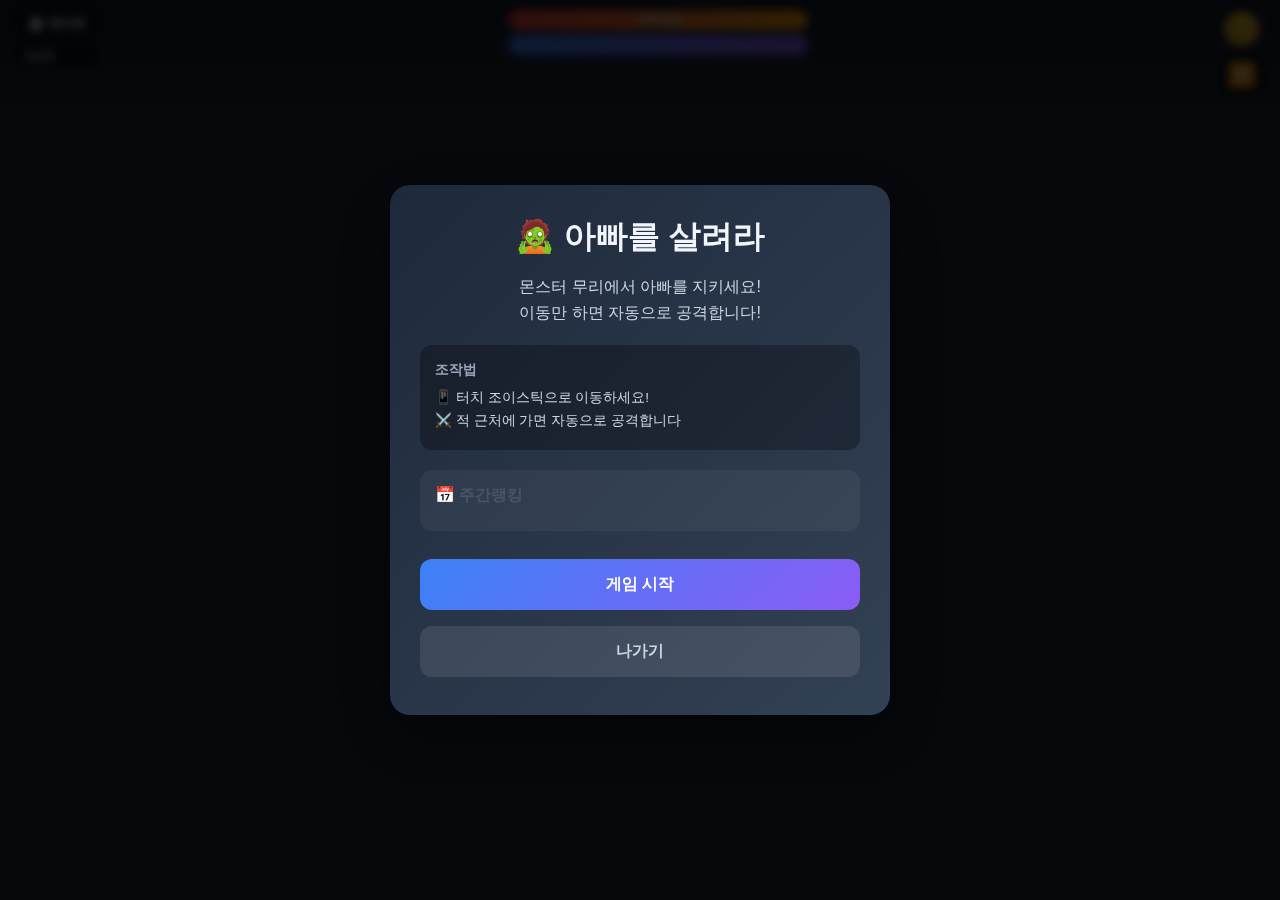
<file: public/games/save-dad/index.html>
<!DOCTYPE html>
<html lang="ko">

<head>
    <meta charset="UTF-8">
    <meta name="viewport" content="width=device-width, initial-scale=1.0, maximum-scale=1.0, user-scalable=no">
    <title>아빠를 살려라 | 생존 게임</title>
    <!-- Firebase SDK -->
    <script src="https://www.gstatic.com/firebasejs/8.10.1/firebase-app.js"></script>
    <script src="https://www.gstatic.com/firebasejs/8.10.1/firebase-auth.js"></script>
    <script src="https://www.gstatic.com/firebasejs/8.10.1/firebase-firestore.js"></script>

    <link rel="stylesheet" href="style.css?v=2">
    <!-- Google Fonts -->
    <link href="https://fonts.googleapis.com/css2?family=Jua&family=Noto+Sans+KR:wght@400;700&display=swap"
        rel="stylesheet">
</head>

<body>

    <div id="game-container">
        <!-- Header / HUD -->
        <div id="hud">
            <div class="hud-left">
                <div class="timer">⏱️ <span id="time-display">00:00</span></div>
                <div class="level-display">Lv.<span id="level-display">1</span></div>
            </div>
            <div class="hud-center">
                <div class="hp-bar-container">
                    <div class="hp-bar" id="hp-bar"></div>
                    <span class="hp-text" id="hp-text">100/100</span>
                </div>
                <div class="exp-bar-container">
                    <div class="exp-bar" id="exp-bar"></div>
                </div>
            </div>
            <div class="hud-right">
                <div class="dad-face" id="dad-face">😊</div>
                <button id="pause-btn" class="icon-btn">⏸️</button>
            </div>
        </div>

        <!-- Canvas -->
        <canvas id="gameCanvas"></canvas>

        <!-- Mobile Joystick -->
        <div id="joystick-container" class="joystick-container hidden">
            <div id="joystick-base" class="joystick-base">
                <div id="joystick-stick" class="joystick-stick"></div>
            </div>
        </div>

        <!-- Start Screen -->
        <div id="start-screen" class="overlay">
            <div class="modal">
                <h1>🧟 아빠를 살려라</h1>
                <p class="desc">몬스터 무리에서 아빠를 지키세요!<br>이동만 하면 자동으로 공격합니다!</p>
                <div class="instructions">
                    <h3>조작법</h3>
                    <p>📱 터치 조이스틱으로 이동하세요!</p>
                    <p>⚔️ 적 근처에 가면 자동으로 공격합니다</p>
                </div>
                <div class="start-ranking-board">
                    <h3 id="week-title" style="margin:0 0 10px 0; color:#475569; font-size:1rem;">📅 주간랭킹</h3>
                    <ul id="start-ranking-list" style="list-style:none; padding:0; margin:0; text-align:left;">
                        <!-- JS Populated -->
                    </ul>
                </div>
                <button id="btn-start" class="btn-primary">게임 시작</button>
                <button class="btn-secondary" onclick="location.href='../../dashboard.html'">나가기</button>
            </div>
        </div>

        <!-- Skill Selection Screen -->
        <div id="skill-screen" class="overlay hidden">
            <div class="modal skill-modal">
                <h2>⭐ 레벨 업!</h2>
                <p class="skill-prompt">스킬을 선택하세요</p>
                <div id="skill-options" class="skill-options">
                    <!-- JS Populated -->
                </div>
            </div>
        </div>

        <!-- Game Over / Result Screen -->
        <div id="result-screen" class="overlay hidden">
            <div class="modal">
                <h2 id="result-title">게임 종료!</h2>

                <div class="result-box">
                    <div class="row">
                        <span>생존 시간</span>
                        <span id="final-time" class="highlight">00:00</span>
                    </div>
                    <div class="row">
                        <span>처치한 적</span>
                        <span id="final-kills">0마리</span>
                    </div>
                    <div class="row">
                        <span>최종 레벨</span>
                        <span id="final-level">Lv.1</span>
                    </div>
                </div>

                <div id="result-msg" class="msg-box">
                    <!-- 결과 메시지 -->
                </div>

                <div class="rank-info">
                    <p>이번 주 최고 기록: <span id="weekly-best">0</span>초</p>
                </div>

                <div class="btn-group">
                    <button id="btn-restart" class="btn-primary">다시 도전</button>
                    <button class="btn-secondary" onclick="location.href='../../dashboard.html'">나가기</button>
                </div>

                <!-- Weekly Ranking Table -->
                <div class="ranking-board">
                    <h3>🏆 주간 랭킹 TOP 5</h3>
                    <ul id="ranking-list">
                        <!-- JS populated -->
                        <li class="empty-rank">기록 없음</li>
                    </ul>
                </div>
            </div>
        </div>
    </div>

    <script type="module" src="game.js?v=2"></script>
</body>

</html>
</file>
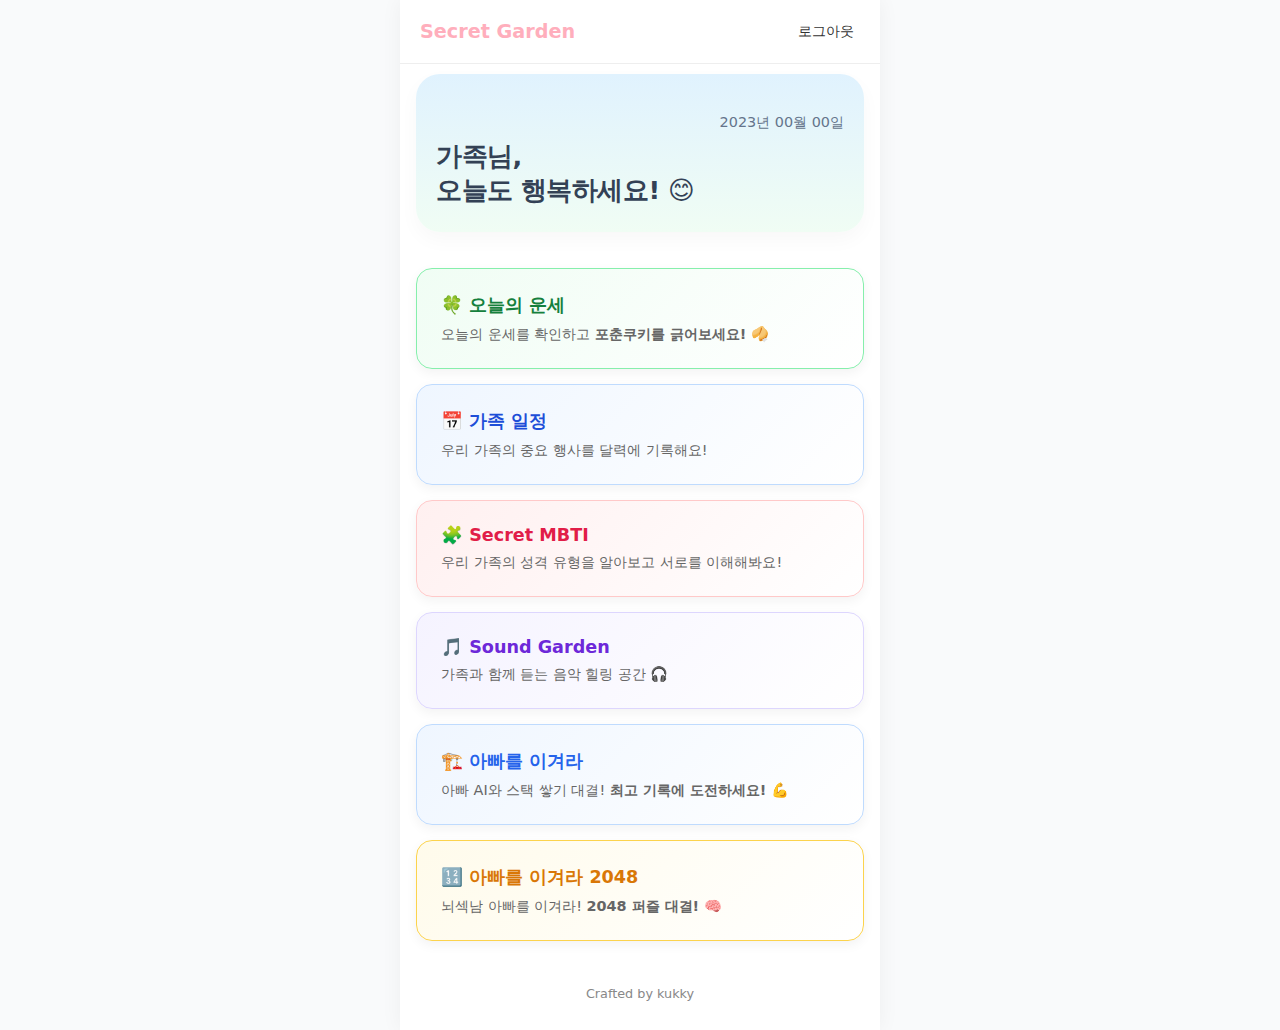
<file: public/dashboard.html>
<!DOCTYPE html>
<html lang="ko">

<head>
    <meta charset="UTF-8">
    <meta name="viewport" content="width=device-width, initial-scale=1.0">
    <title>Secret Garden - 대시보드</title>
    <link rel="stylesheet" href="../assets/css/style.css?v=202512121735">
    <!-- Firebase SDK -->
    <script src="https://www.gstatic.com/firebasejs/8.10.1/firebase-app.js"></script>
    <script src="https://www.gstatic.com/firebasejs/8.10.1/firebase-auth.js"></script>
    <script src="https://www.gstatic.com/firebasejs/8.10.1/firebase-firestore.js"></script>
    <link rel="manifest" href="manifest.json">
    <link rel="apple-touch-icon" href="assets/icons/icon-192.png">
    <meta name="theme-color" content="#6366f1">
    <style>
        .welcome-section {
            background: linear-gradient(180deg, #e0f2fe 0%, #f0fdf4 100%);
            /* Pastel Sky to Garden */
            padding: 25px 20px;
            border-radius: 24px;
            margin: 10px 16px 20px 16px;
            /* Adjust margin to fit container */
            box-shadow: 0 8px 20px rgba(0, 0, 0, 0.03);
            text-align: left;
        }

        .date-display {
            font-size: 0.9rem;
            color: #64748b;
            text-align: right;
            font-weight: 500;
            margin-bottom: 8px;
        }

        .welcome-msg {
            font-size: 1.6rem;
            font-weight: 800;
            color: #334155;
            margin: 0;
            line-height: 1.3;
            letter-spacing: -0.5px;
        }
    </style>
</head>

<body>
    <div class="container" style="position: relative;">
        <!-- Header -->
        <header>
            <a href="#" class="logo">Secret Garden</a>
            <div style="display:flex; align-items:center; gap:10px;">
                <button id="btn-password-change" class="hidden"
                    style="border:none; background:none; color:inherit; font-size:1.2rem; cursor:pointer;"
                    title="비밀번호 변경">🔑</button>
                <button onclick="AuthService.logout()"
                    style="border:none; background:none; color:inherit; font-size:0.9rem; cursor:pointer;">로그아웃</button>
            </div>
        </header>

        <!-- Welcome Section -->
        <div class="welcome-section">
            <p class="date-display" id="today-date">2023년 00월 00일</p>
            <h2 class="welcome-msg"><span id="user-name">가족</span>님,<br>오늘도 행복하세요! 😊</h2>
        </div>

        <!-- Menu Grid -->
        <div style="padding: 16px; display: grid; grid-template-columns: 1fr; gap: 15px;">


            <!-- Card 1: Fortune -->
            <div class="card" onclick="location.href='fortune/index.html'"
                style="background: linear-gradient(135deg, #f0fdf4 0%, #ffffff 100%); border: 1px solid #86efac; margin:0; transition: transform 0.2s;">
                <div class="card-title" style="color: #15803d;">🍀 오늘의 운세</div>
                <div class="card-desc">오늘의 운세를 확인하고 <strong>포춘쿠키를 긁어보세요!</strong> 🥠</div>
            </div>

            <!-- Card 2: Calendar -->
            <div class="card" onclick="location.href='calendar/index.html'"
                style="background: linear-gradient(135deg, #eff6ff 0%, #ffffff 100%); border: 1px solid #bfdbfe; margin:0; transition: transform 0.2s;">
                <div class="card-title" style="color: #1d4ed8;">📅 가족 일정</div>
                <div class="card-desc">우리 가족의 중요 행사를 달력에 기록해요!</div>
            </div>

            <!-- Card 3: MBTI -->
            <div class="card" onclick="location.href='mbti/index.html'"
                style="background: linear-gradient(135deg, #fff0f0 0%, #ffffff 100%); border: 1px solid #ffc9c9; margin:0; transition: transform 0.2s;">
                <div class="card-title" style="color: #e11d48;">🧩 Secret MBTI </div>
                <div class="card-desc">우리 가족의 성격 유형을 알아보고 서로를 이해해봐요!</div>
            </div>

            <!-- Card 4: Sound Garden -->
            <div class="card" onclick="location.href='sound-garden/index.html'"
                style="background: linear-gradient(135deg, #f5f3ff 0%, #ffffff 100%); border: 1px solid #ddd6fe; margin:0; transition: transform 0.2s;">
                <div class="card-title" style="color: #6d28d9;">🎵 Sound Garden</div>
                <div class="card-desc">가족과 함께 듣는 음악 힐링 공간 🎧</div>
            </div>

            <!-- Card 5: Beat Dad -->
            <div class="card" onclick="location.href='games/beat-dad/index.html'"
                style="background: linear-gradient(135deg, #eff6ff 0%, #ffffff 100%); border: 1px solid #bfdbfe; margin:0; transition: transform 0.2s;">
                <div class="card-title" style="color: #2563eb;">🏗️ 아빠를 이겨라</div>
                <div class="card-desc">아빠 AI와 스택 쌓기 대결! <strong>최고 기록에 도전하세요!</strong> 💪</div>
            </div>

            <!-- Card 6: Beat Dad 2048 -->
            <div class="card" onclick="location.href='games/beat-dad-2048/index.html'"
                style="background: linear-gradient(135deg, #fffbeb 0%, #ffffff 100%); border: 1px solid #fcd34d; margin:0; transition: transform 0.2s;">
                <div class="card-title" style="color: #d97706;">🔢 아빠를 이겨라 2048</div>
                <div class="card-desc">뇌섹남 아빠를 이겨라! <strong>2048 퍼즐 대결!</strong> 🧠</div>
            </div>







        </div>

        <div style="flex-grow: 1;"></div> <!-- Spacer -->

        <div class="text-center p-4">
            <p style="font-size: 0.8rem; color: #888;">Crafted by kukky</p>
        </div>

        <!-- Admin Toggle Button (kukky only) -->
        <button id="notice-admin-toggle" class="notice-admin-toggle hidden">⚙️</button>

        <!-- Minimized Notice Button -->
        <div id="notice-minimized" class="notice-minimized hidden">
            <span>📢 공지</span>
        </div>
    </div>

    <!-- Notice Popup -->
    <div id="notice-popup" class="notice-overlay hidden">
        <div class="notice-admin">
            <div class="notice-admin-header">
                <h4>공지사항</h4>
                <button id="notice-popup-close" class="notice-admin-close">✕</button>
            </div>
            <div class="notice-admin-body">
                <p id="notice-content"
                    style="margin: 0 0 15px 0; line-height: 1.7; color: #1f2937; white-space: pre-wrap;"></p>
                <label class="notice-toggle">
                    <input type="checkbox" id="notice-dont-show-today">
                    <span class="toggle-slider"></span>
                    <span class="toggle-label">오늘 그만보기</span>
                </label>
                <button id="notice-confirm-btn" class="notice-admin-btn">확인</button>
            </div>
        </div>
    </div>

    <!-- Admin UI (kukky only) -->
    <div id="notice-admin" class="notice-admin hidden">
        <div class="notice-admin-header">
            <h4>공지사항 관리</h4>
            <button id="notice-admin-close" class="notice-admin-close">✕</button>
        </div>
        <div class="notice-admin-body">
            <textarea id="notice-edit-content" placeholder="공지사항 내용을 입력하세요..."></textarea>
            <label class="notice-toggle">
                <input type="checkbox" id="notice-visible-toggle">
                <span class="toggle-slider"></span>
                <span class="toggle-label">화면에 표시하기</span>
            </label>
            <button id="notice-save-btn" class="notice-admin-btn">저장하기</button>
        </div>
    </div>

    <style>
        /* Notice Popup Overlay */
        .notice-overlay {
            position: fixed;
            top: 0;
            left: 0;
            width: 100%;
            height: 100%;
            background: rgba(0, 0, 0, 0.6);
            backdrop-filter: blur(5px);
            display: flex;
            justify-content: center;
            align-items: center;
            z-index: 9999;
            animation: fadeIn 0.3s ease;
        }

        .notice-overlay.hidden {
            display: none;
        }

        /* Notice Modal */
        .notice-modal {
            background: white;
            border-radius: 15px;
            box-shadow: 0 15px 40px rgba(0, 0, 0, 0.2);
            max-width: 450px;
            width: 90%;
            overflow: hidden;
            animation: slideUp 0.3s ease;
            border: 2px solid #10b981;
        }

        .notice-body {
            padding: 25px;
            line-height: 1.7;
            color: #1f2937;
            font-size: 1rem;
            min-height: 80px;
            text-align: center;
        }

        .notice-body p {
            margin: 0;
            white-space: pre-wrap;
        }

        .notice-footer {
            padding: 0 25px 20px;
            text-align: center;
        }

        .notice-dont-show {
            display: flex;
            align-items: center;
            justify-content: center;
            gap: 8px;
            margin-bottom: 15px;
            cursor: pointer;
            font-size: 0.9rem;
            color: #6b7280;
        }

        .notice-dont-show input[type="checkbox"] {
            cursor: pointer;
        }

        .notice-btn {
            background: #10b981;
            color: white;
            border: none;
            padding: 10px 30px;
            border-radius: 8px;
            font-size: 0.95rem;
            font-weight: 600;
            cursor: pointer;
            transition: all 0.2s;
        }

        .notice-btn:hover {
            background: #059669;
            transform: translateY(-1px);
            box-shadow: 0 4px 12px rgba(16, 185, 129, 0.3);
        }

        /* Minimized Notice Button */
        .notice-minimized {
            position: absolute;
            bottom: 10px;
            left: 10px;
            background: #10b981;
            color: white;
            padding: 10px 16px;
            border-radius: 20px;
            cursor: pointer;
            box-shadow: 0 4px 12px rgba(16, 185, 129, 0.3);
            z-index: 100;
            transition: all 0.2s;
            font-size: 0.9rem;
        }

        .notice-minimized:hover {
            background: #059669;
            transform: scale(1.05);
            box-shadow: 0 6px 16px rgba(16, 185, 129, 0.4);
        }

        .notice-minimized.hidden {
            display: none;
        }

        /* Admin UI */
        .notice-admin {
            position: fixed;
            top: 50%;
            left: 50%;
            transform: translate(-50%, -50%);
            background: white;
            border-radius: 15px;
            box-shadow: 0 15px 50px rgba(0, 0, 0, 0.3);
            width: 90%;
            max-width: 500px;
            z-index: 10000;
            animation: slideUp 0.3s ease;
        }

        .notice-admin.hidden {
            display: none;
        }

        .notice-admin-header {
            background: #10b981;
            color: white;
            padding: 15px 20px;
            display: flex;
            justify-content: space-between;
            align-items: center;
            border-radius: 15px 15px 0 0;
        }

        .notice-admin-header h4 {
            margin: 0;
            font-size: 1.1rem;
        }

        .notice-admin-close {
            background: rgba(255, 255, 255, 0.2);
            border: none;
            color: white;
            width: 30px;
            height: 30px;
            border-radius: 50%;
            cursor: pointer;
            font-size: 1.2rem;
            transition: all 0.2s;
        }

        .notice-admin-close:hover {
            background: rgba(255, 255, 255, 0.3);
        }

        .notice-admin-body {
            padding: 20px;
        }

        #notice-edit-content {
            width: 100%;
            min-height: 150px;
            padding: 15px;
            border: 2px solid #e2e8f0;
            border-radius: 10px;
            font-size: 1rem;
            font-family: inherit;
            resize: vertical;
            transition: border-color 0.2s;
            box-sizing: border-box;
        }

        #notice-edit-content:focus {
            outline: none;
            border-color: #3b82f6;
        }

        .notice-toggle {
            display: flex;
            align-items: center;
            margin: 20px 0;
            cursor: pointer;
        }

        .notice-toggle input[type="checkbox"] {
            display: none;
        }

        .toggle-slider {
            width: 50px;
            height: 26px;
            background: #cbd5e1;
            border-radius: 13px;
            position: relative;
            transition: background 0.3s;
            margin-right: 10px;
        }

        .toggle-slider::after {
            content: '';
            position: absolute;
            width: 20px;
            height: 20px;
            background: white;
            border-radius: 50%;
            top: 3px;
            left: 3px;
            transition: transform 0.3s;
        }

        .notice-toggle input:checked+.toggle-slider {
            background: #10b981;
        }

        .notice-toggle input:checked+.toggle-slider::after {
            transform: translateX(24px);
        }

        .toggle-label {
            font-weight: 500;
            color: #334155;
        }

        .notice-admin-btn {
            width: 100%;
            background: #10b981;
            color: white;
            border: none;
            padding: 12px;
            border-radius: 10px;
            font-size: 1rem;
            font-weight: 600;
            cursor: pointer;
            transition: all 0.2s;
        }

        .notice-admin-btn:hover {
            background: #059669;
            transform: translateY(-1px);
            box-shadow: 0 4px 12px rgba(16, 185, 129, 0.3);
        }

        /* Admin Toggle Button */
        .notice-admin-toggle {
            position: absolute;
            bottom: 10px;
            right: 10px;
            width: 45px;
            height: 45px;
            background: #10b981;
            color: white;
            border: none;
            border-radius: 50%;
            font-size: 1.3rem;
            cursor: pointer;
            box-shadow: 0 4px 12px rgba(16, 185, 129, 0.3);
            z-index: 100;
            transition: all 0.2s;
        }

        .notice-admin-toggle:hover {
            background: #059669;
            transform: scale(1.1);
            box-shadow: 0 6px 16px rgba(16, 185, 129, 0.4);
        }

        .notice-admin-toggle.hidden {
            display: none;
        }

        /* Animations */
        @keyframes fadeIn {
            from {
                opacity: 0;
            }

            to {
                opacity: 1;
            }
        }

        @keyframes slideUp {
            from {
                opacity: 0;
                transform: translateY(30px);
            }

            to {
                opacity: 1;
                transform: translateY(0);
            }
        }

        @keyframes bounce {

            0%,
            100% {
                transform: translateY(0);
            }

            50% {
                transform: translateY(-10px);
            }
        }
    </style>

    <!-- Scripts -->
    <script src="../src/auth.js?v=202512121000"></script>
    <!-- Password Change Modal -->
    <div id="password-modal" class="notice-overlay hidden">
        <div class="notice-admin" style="max-width: 400px;">
            <div class="notice-admin-header">
                <h4>비밀번호 변경</h4>
                <button id="password-modal-close" class="notice-admin-close">✕</button>
            </div>
            <div class="notice-admin-body">
                <p style="color:#666; font-size:0.9rem; margin-bottom:5px;">안전한 변경을 위해 현재 비밀번호를 확인합니다.</p>
                <p id="target-email-display"
                    style="color:#10b981; font-weight:bold; font-size:0.95rem; margin-bottom:15px;"></p>

                <input type="password" id="current-password" placeholder="현재 비밀번호"
                    style="width:100%; padding:12px; border:2px solid #cbd5e1; border-radius:10px; margin-bottom:10px; font-size:1rem; box-sizing:border-box;">

                <div style="position:relative; margin-bottom:15px;">
                    <input type="password" id="new-password" placeholder="새 비밀번호 (6자 이상)"
                        style="width:100%; padding:12px; border:2px solid #e2e8f0; border-radius:10px; font-size:1rem; box-sizing:border-box;">
                </div>

                <label class="notice-toggle" style="margin:0 0 15px 0;">
                    <input type="checkbox" id="show-password-toggle">
                    <span class="toggle-slider" style="width:40px; height:22px;"></span>
                    <span class="toggle-label" style="font-size:0.9rem;">비밀번호 보이기</span>
                </label>

                <!-- Admin Only Toggle -->
                <div id="password-admin-control" class="hidden"
                    style="margin-bottom:15px; background:#f0fdf4; padding:10px; border-radius:8px;">
                    <label class="notice-toggle" style="margin:0;">
                        <input type="checkbox" id="allow-password-change-toggle">
                        <span class="toggle-slider"></span>
                        <span class="toggle-label" style="font-size:0.9rem;">타 사용자 비번 변경 허용</span>
                    </label>
                </div>

                <button id="password-change-btn" class="notice-admin-btn">변경하기</button>
            </div>
        </div>
    </div>

    <script type="module">
        import '../src/firebase.js?v=202512121000';
        import { customAlert, customConfirm } from '../src/ui-utils.js?v=202512121000';

        // Logic executes after imports
        // 1. Init Check
        AuthService.checkAuth();

        // 2. Set Date
        const now = new Date();
        const days = ['일', '월', '화', '수', '목', '금', '토'];
        document.getElementById('today-date').innerText =
            `${now.getFullYear()}년 ${now.getMonth() + 1}월 ${now.getDate()}일 (${days[now.getDay()]})`;

        // 3. User Name Logic (Robust)
        firebase.auth().onAuthStateChanged(user => {
            if (user) {
                const storedName = sessionStorage.getItem('user_name');
                let displayName = '가족';

                if (storedName && storedName !== 'null') {
                    displayName = storedName;
                } else if (user.email) {
                    displayName = user.email.split('@')[0];
                    sessionStorage.setItem('user_email', user.email);
                    sessionStorage.setItem('user_name', displayName);
                }
                document.getElementById('user-name').innerText = displayName;

                // Initialize Systems
                initNoticeSystem(displayName);
                initPasswordSystem(displayName);
            }
        });

        // --- Password System ---
        async function initPasswordSystem(userName) {
            const db = firebase.firestore();
            const isAdmin = userName === 'kukky';
            const btn = document.getElementById('btn-password-change');

            // Default hidden
            btn.classList.add('hidden');

            try {
                // Fetch Settings
                const doc = await db.collection('config').doc('settings').get();
                let allowOthers = false;
                if (doc.exists) {
                    allowOthers = doc.data().allowPasswordChange || false;
                }

                // Visibility Logic
                if (isAdmin || allowOthers) {
                    btn.classList.remove('hidden');
                }

                // Setup Modal Logic
                const modal = document.getElementById('password-modal');
                const adminControl = document.getElementById('password-admin-control');
                const toggle = document.getElementById('allow-password-change-toggle');

                // Show Password Toggle
                document.getElementById('show-password-toggle').onchange = (e) => {
                    const type = e.target.checked ? 'text' : 'password';
                    document.getElementById('current-password').type = type;
                    document.getElementById('new-password').type = type;
                };

                btn.onclick = () => {
                    modal.classList.remove('hidden');
                    document.getElementById('current-password').value = '';
                    document.getElementById('new-password').value = '';

                    // Show Target Email
                    const user = firebase.auth().currentUser;
                    if (user) {
                        document.getElementById('target-email-display').innerText = `계정: ${user.email}`;
                    }

                    // Reset Show Pw
                    document.getElementById('show-password-toggle').checked = false;
                    document.getElementById('current-password').type = 'password';
                    document.getElementById('new-password').type = 'password';

                    if (isAdmin) {
                        adminControl.classList.remove('hidden');
                        toggle.checked = allowOthers;
                    } else {
                        adminControl.classList.add('hidden');
                    }
                };

                document.getElementById('password-modal-close').onclick = () => {
                    modal.classList.add('hidden');
                };

                // Admin Toggle Setting
                toggle.onchange = async (e) => {
                    if (!isAdmin) return;
                    const newValue = e.target.checked;
                    try {
                        await db.collection('config').doc('settings').set({
                            allowPasswordChange: newValue
                        }, { merge: true });
                        // Update local var
                        allowOthers = newValue;
                        customAlert(`타 사용자 비밀번호 변경 기능을 ${newValue ? '허용' : '비활성화'} 했습니다.`);
                    } catch (err) {
                        console.error(err);
                        customAlert('설정 저장 실패');
                        toggle.checked = !newValue; // Revert
                    }
                };

                // Change Password Action
                document.getElementById('password-change-btn').onclick = async () => {
                    const currentPass = document.getElementById('current-password').value;
                    const newPass = document.getElementById('new-password').value;

                    if (!currentPass) {
                        customAlert('현재 비밀번호를 입력해주세요.');
                        return;
                    }
                    if (newPass.length < 6) {
                        customAlert('새 비밀번호는 6자 이상이어야 합니다.');
                        return;
                    }
                    if (currentPass === newPass) {
                        customAlert('새 비밀번호가 현재 비밀번호와 같습니다.');
                        return;
                    }

                    const confirmed = await customConfirm('정말 비밀번호를 변경하시겠습니까?');
                    if (!confirmed) return;

                    const user = firebase.auth().currentUser;
                    const credential = firebase.auth.EmailAuthProvider.credential(user.email, currentPass);

                    try {
                        // 1. Re-authenticate
                        await user.reauthenticateWithCredential(credential);

                        // 2. Update Password
                        await user.updatePassword(newPass);

                        // 3. Success Alert & Logout
                        await customAlert('비밀번호가 성공적으로 변경되었습니다! 🔐\n새 비밀번호로 다시 로그인해주세요.');
                        await AuthService.logout();

                    } catch (error) {
                        console.error('Password Change Error:', error);
                        if (error.code === 'auth/wrong-password') {
                            customAlert('현재 비밀번호가 일치하지 않습니다.');
                        } else if (error.code === 'auth/too-many-requests') {
                            customAlert('시도 횟수가 너무 많습니다. 잠시 후 다시 시도해주세요.');
                        } else {
                            customAlert('오류가 발생했습니다: ' + error.message);
                        }
                    }
                };

            } catch (e) {
                console.error("Password System Init Error", e);
            }
        }

        // --- Notice System ---
        async function initNoticeSystem(userName) {
            const db = firebase.firestore();
            const isAdmin = userName === 'kukky';

            // Show admin UI if kukky
            if (isAdmin) {
                document.getElementById('notice-admin-toggle').classList.remove('hidden');

                // Admin Toggle Button
                document.getElementById('notice-admin-toggle').onclick = () => {
                    document.getElementById('notice-admin').classList.remove('hidden');
                    loadNoticeForEdit(db);
                };

                // Admin Close Button
                document.getElementById('notice-admin-close').onclick = () => {
                    document.getElementById('notice-admin').classList.add('hidden');
                };

                // Save Button
                document.getElementById('notice-save-btn').onclick = async () => {
                    const content = document.getElementById('notice-edit-content').value;
                    const visible = document.getElementById('notice-visible-toggle').checked;

                    try {
                        await db.collection('notices').doc('main').set({
                            content,
                            visible,
                            updatedAt: firebase.firestore.FieldValue.serverTimestamp()
                        });
                        customAlert('공지사항이 저장되었습니다!');
                        document.getElementById('notice-admin').classList.add('hidden');

                        // Reload notice if visible
                        if (visible) {
                            showNotice(content);
                        } else {
                            hideNotice();
                        }
                    } catch (error) {
                        console.error('Notice save error:', error);
                        customAlert('저장 중 오류가 발생했습니다.');
                    }
                };
            }

            // Load and show notice for all users
            loadNotice(db);

            // Popup Close Button (X)
            document.getElementById('notice-popup-close').onclick = () => {
                document.getElementById('notice-popup').classList.add('hidden');
                document.getElementById('notice-minimized').classList.remove('hidden');
            };

            // Popup Confirm Button
            document.getElementById('notice-confirm-btn').onclick = () => {
                const dontShowToday = document.getElementById('notice-dont-show-today').checked;

                if (dontShowToday) {
                    const today = new Date().toDateString();
                    localStorage.setItem('notice_dont_show_date', today);
                } else {
                    // If unchecked, remove the localStorage item so auto-popup works again
                    localStorage.removeItem('notice_dont_show_date');
                }

                document.getElementById('notice-popup').classList.add('hidden');
                document.getElementById('notice-minimized').classList.remove('hidden');
            };

            // Minimized Button
            document.getElementById('notice-minimized').onclick = () => {
                // Set checkbox state based on localStorage
                const dontShowDate = localStorage.getItem('notice_dont_show_date');
                const today = new Date().toDateString();
                document.getElementById('notice-dont-show-today').checked = (dontShowDate === today);

                document.getElementById('notice-minimized').classList.add('hidden');
                document.getElementById('notice-popup').classList.remove('hidden');
            };
        }

        async function loadNotice(db) {
            try {
                const doc = await db.collection('notices').doc('main').get();
                if (doc.exists) {
                    const data = doc.data();
                    if (data.visible && data.content) {
                        // Check if user opted not to see today
                        const dontShowDate = localStorage.getItem('notice_dont_show_date');
                        const today = new Date().toDateString();

                        if (dontShowDate === today) {
                            // Don't auto-popup, but show minimized button
                            document.getElementById('notice-content').textContent = data.content;
                            document.getElementById('notice-minimized').classList.remove('hidden');
                        } else {
                            // Show popup normally
                            showNotice(data.content);
                        }
                    }
                }
            } catch (error) {
                console.error('Notice load error:', error);
            }
        }

        async function loadNoticeForEdit(db) {
            try {
                const doc = await db.collection('notices').doc('main').get();
                if (doc.exists) {
                    const data = doc.data();
                    document.getElementById('notice-edit-content').value = data.content || '';
                    document.getElementById('notice-visible-toggle').checked = data.visible || false;
                } else {
                    document.getElementById('notice-edit-content').value = '';
                    document.getElementById('notice-visible-toggle').checked = false;
                }
            } catch (error) {
                console.error('Notice load for edit error:', error);
            }
        }

        function showNotice(content) {
            document.getElementById('notice-content').textContent = content;
            document.getElementById('notice-popup').classList.remove('hidden');
            document.getElementById('notice-minimized').classList.add('hidden');
        }

        function hideNotice() {
            document.getElementById('notice-popup').classList.add('hidden');
            document.getElementById('notice-minimized').classList.add('hidden');
        }
    </script>
</body>
<script>
    if ('serviceWorker' in navigator) {
        window.addEventListener('load', () => {
            navigator.serviceWorker.register('sw.js')
                .then(reg => console.log('SW registered!', reg))
                .catch(err => console.log('SW registration failed: ', err));
        });
    }
</script>
</body>

</html>
</file>
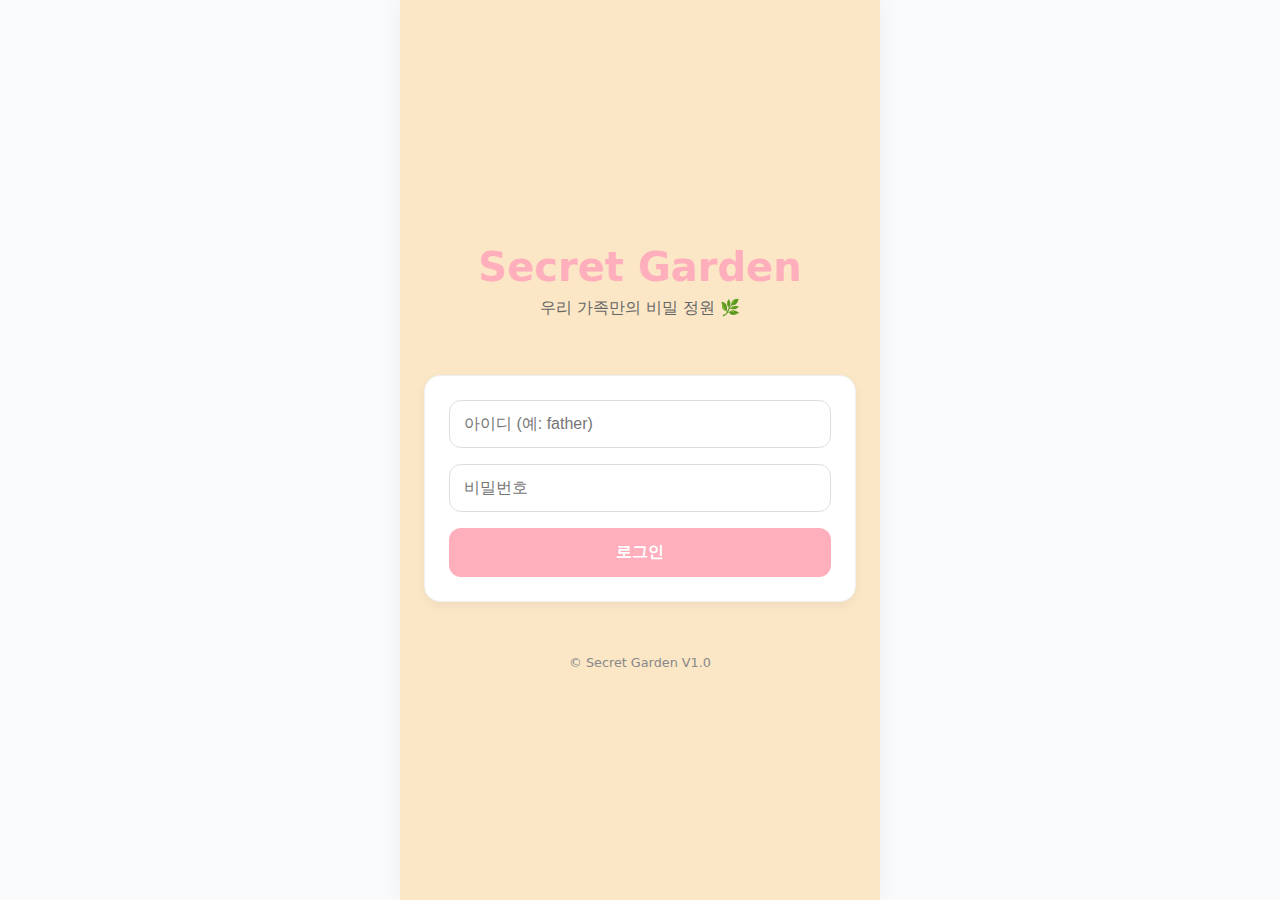
<file: public/login.html>
<!DOCTYPE html>
<html lang="ko">

<head>
    <meta charset="UTF-8">
    <meta name="viewport" content="width=device-width, initial-scale=1.0">
    <title>Secret Garden - 로그인</title>
    <link rel="stylesheet" href="../assets/css/style.css?v=15">
    <!-- Firebase App (the core Firebase SDK) is always required and must be listed first -->
    <script src="https://www.gstatic.com/firebasejs/8.10.1/firebase-app.js"></script>
    <script src="https://www.gstatic.com/firebasejs/8.10.1/firebase-auth.js"></script>
    <script src="https://www.gstatic.com/firebasejs/8.10.1/firebase-firestore.js"></script>
</head>

<body>
    <div class="container" style="justify-content: center; background-color: var(--color-lemon);">

        <div class="p-4 text-center">
            <h1 style="color: var(--color-coral); font-size: 2.5rem; margin-bottom: 0;">Secret Garden</h1>
            <p style="color: #666; margin-top: 8px;">우리 가족만의 비밀 정원 🌿</p>
        </div>

        <div class="card" style="margin: 24px;">
            <form id="login-form">
                <div class="input-group">
                    <input type="text" id="email" class="input-field" placeholder="아이디 (예: father)" required>
                </div>
                <div class="input-group">
                    <input type="password" id="password" class="input-field" placeholder="비밀번호" required>
                </div>
                <button type="submit" class="btn btn-primary">로그인</button>
            </form>
            <p id="error-msg"
                style="color: red; font-size: 0.9rem; margin-top: 10px; display: none; text-align: center; word-break: break-all;">
            </p>
        </div>

        <div class="text-center p-4">
            <p style="font-size: 0.8rem; color: #888;">© Secret Garden V1.0</p>
        </div>
    </div>

    <!-- Scripts -->
    <!-- Load Firebase Config First -->
    <script type="module">
        import { auth } from '../src/firebase.js?v=13'; // This initializes firebase
        // Make auth available globally for simple scripts
        window.auth = auth;
    </script>
    <script src="../src/auth.js"></script>
    <script>
        // Init Check
        try {
            AuthService.checkAuth();
        } catch (e) { console.error(e); }

        const loginForm = document.getElementById('login-form');
        const errorMsg = document.getElementById('error-msg');

        loginForm.addEventListener('submit', async (e) => {
            e.preventDefault();

            const idPart = document.getElementById('email').value.trim();
            const password = document.getElementById('password').value;

            // Auto complete email
            const email = idPart.includes('@') ? idPart : `${idPart}@family.com`;

            errorMsg.innerText = '로그인 중...';
            errorMsg.style.display = 'block';
            errorMsg.style.color = 'gray';

            try {
                const result = await AuthService.login(email, password);

                if (result.success) {
                    window.location.href = 'dashboard.html';
                } else {
                    errorMsg.style.display = 'block';
                    errorMsg.style.color = 'red';

                    const msg = `로그인 실패:\n${result.message}\n(ID: ${email})`;
                    errorMsg.innerText = msg;
                    alert(msg); // Force Alert

                    console.error(result.message);
                }
            } catch (err) {
                alert("Auth Error: " + err);
            }
        });
    </script>
</body>

</html>
</file>
<file: assets/css/style.css>
@import url("https://cdn.jsdelivr.net/gh/orioncactus/pretendard@v1.3.9/dist/web/static/pretendard.min.css");

:root {
    /* Color Palette */
    --color-mint: #A0E7E5;
    --color-coral: #FFAEBC;
    --color-lemon: #FBE7C6;
    --color-lavender: #B4F8C8;

    --text-primary: #333333;
    --text-secondary: #666666;

    --bg-color: #F9FAFB;
    --card-bg: #FFFFFF;
}

body {
    font-family: "Pretendard", -apple-system, BlinkMacSystemFont, system-ui, Roboto, sans-serif;
    background-color: var(--bg-color);
    color: var(--text-primary);
    margin: 0;
    padding: 0;
    display: flex;
    justify-content: center;
    min-height: 100vh;
}

.container {
    width: 100%;
    max-width: 480px;
    /* Mobile-first container */
    background-color: #fff;
    min-height: 100vh;
    box-shadow: 0 0 20px rgba(0, 0, 0, 0.05);
    position: relative;
    display: flex;
    flex-direction: column;
}

/* Header */
header {
    padding: 20px;
    background-color: var(--card-bg);
    position: sticky;
    top: 0;
    z-index: 10;
    border-bottom: 1px solid #eee;
    display: flex;
    justify-content: space-between;
    align-items: center;
}

.logo {
    font-size: 1.2rem;
    font-weight: 800;
    color: var(--color-coral);
    text-decoration: none;
}

/* Card UI */
.card {
    background: var(--card-bg);
    border-radius: 16px;
    padding: 24px;
    margin: 16px;
    box-shadow: 0 4px 12px rgba(0, 0, 0, 0.05);
    border: 1px solid #f0f0f0;
    transition: transform 0.2s;
    cursor: pointer;
}

.card:active {
    transform: scale(0.98);
}

.card-title {
    font-size: 1.1rem;
    font-weight: 700;
    margin-bottom: 8px;
    color: var(--text-primary);
}

.card-desc {
    font-size: 0.9rem;
    color: var(--text-secondary);
}

/* Buttons */
.btn {
    width: 100%;
    padding: 14px;
    border-radius: 12px;
    border: none;
    font-size: 1rem;
    font-weight: 600;
    cursor: pointer;
    transition: opacity 0.2s;
}

.btn-primary {
    background-color: var(--color-coral);
    color: white;
}

.btn-mint {
    background-color: var(--color-mint);
    color: #333;
}

.btn:hover {
    opacity: 0.9;
}

/* Input */
.input-group {
    margin-bottom: 16px;
}

.input-field {
    width: 100%;
    padding: 14px;
    border: 1px solid #ddd;
    border-radius: 12px;
    font-size: 1rem;
    box-sizing: border-box;
    /* Important for padding */
}

/* Utils */
.hidden {
    display: none !important;
}

.text-center {
    text-align: center;
}

.mt-4 {
    margin-top: 16px;
}

.p-4 {
    padding: 16px;
}
</file>
<file: public/music-player/style.css>
:root {
    --primary-color: #6366f1;
    --bg-color: #ffffff;
    --text-color: #1e293b;
    --text-secondary: #64748b;
    --safe-area-top: env(safe-area-inset-top);
    --safe-area-bottom: env(safe-area-inset-bottom);
}

* {
    box-sizing: border-box;
    -webkit-tap-highlight-color: transparent;
}

body {
    margin: 0;
    padding: 0;
    font-family: 'Noto Sans KR', sans-serif;
    background-color: var(--bg-color);
    color: var(--text-color);
    overflow: hidden;
    /* App-like feel */
    height: 100vh;
    width: 100vw;
}

/* Base Layout */
#app {
    display: flex;
    flex-direction: column;
    background: #f8fafc;
    height: 100%;
    width: 100%;
    position: relative;
    padding-top: var(--safe-area-top);
    padding-bottom: var(--safe-area-bottom);
}

/* Views */
.view {
    position: absolute;
    top: 0;
    left: 0;
    width: 100%;
    height: 100%;
    overflow: hidden;
    background: #f8fafc;
    transition: transform 0.3s ease;
    display: flex;
    flex-direction: column;
}

.view.hidden {
    display: none;
}

/* Slide Transitions (Optional future enhancement, simple visibility for now) */

/* 1. Library View */
.header {
    padding: 20px 20px 10px;
    display: flex;
    justify-content: space-between;
    align-items: center;
    background: #fff;
    box-shadow: 0 1px 3px rgba(0, 0, 0, 0.05);
    /* Minimal shadow */
    z-index: 10;
}

.header h1 {
    font-size: 1.5rem;
    margin: 0;
    color: #1e293b;
}

.add-btn span {
    color: var(--primary-color);
    font-weight: bold;
    font-size: 1rem;
    padding: 5px 10px;
    background: #e0e7ff;
    border-radius: 20px;
    cursor: pointer;
}

.scroll-container {
    flex: 1;
    overflow-y: auto;
    padding: 10px;
    -webkit-overflow-scrolling: touch;
}

.list-group {
    display: flex;
    flex-direction: column;
    gap: 10px;
}

.list-item {
    background: #fff;
    padding: 15px;
    border-radius: 12px;
    display: flex;
    align-items: center;
    gap: 15px;
    cursor: pointer;
    transition: background 0.2s;
}

.list-item:active {
    background: #f1f5f9;
}

.folder-icon {
    font-size: 1.5rem;
}

.item-info {
    flex: 1;
    min-width: 0;
    /* for truncate */
}

.item-title {
    font-weight: 500;
    font-size: 1rem;
    color: #334155;
    margin-bottom: 2px;
}

.item-desc {
    font-size: 0.8rem;
    color: #94a3b8;
}

.truncate {
    white-space: nowrap;
    overflow: hidden;
    text-overflow: ellipsis;
    display: block;
}

/* Sub Header for Tracks */
.sub-header {
    display: flex;
    align-items: center;
    padding: 10px 0;
    gap: 10px;
}

.sub-header h2 {
    font-size: 1.2rem;
    margin: 0;
    color: #334155;
    flex: 1;
}

/* Mini Player */
.mini-player {
    height: 64px;
    background: rgba(255, 255, 255, 0.95);
    backdrop-filter: blur(10px);
    border-top: 1px solid #e2e8f0;
    display: flex;
    align-items: center;
    padding: 0 20px;
    justify-content: space-between;
    box-shadow: 0 -2px 10px rgba(0, 0, 0, 0.05);
    /* Slight lift */
    cursor: pointer;
    z-index: 20;
}

.mini-info {
    flex: 1;
    display: flex;
    flex-direction: column;
    margin-right: 15px;
    min-width: 0;
}

#mini-title {
    font-weight: bold;
    font-size: 0.95rem;
    color: #1e293b;
}

#mini-artist {
    font-size: 0.8rem;
    color: #64748b;
}

/* 2. Player View (Dark Theme) */
.player-view {
    background: linear-gradient(180deg, #1e293b 0%, #0f172a 100%);
    z-index: 50;
    padding: 20px;
    align-items: center;
    transform: translateY(100%);
    color: white;
}

.player-view.active {
    transform: translateY(0);
}

.player-header {
    width: 100%;
    display: flex;
    justify-content: space-between;
    align-items: center;
    margin-bottom: 30px;
    font-weight: bold;
    color: #94a3b8;
}

.album-art-container {
    width: 100%;
    max-width: 320px;
    aspect-ratio: 1/1;
    margin-bottom: 40px;
    border-radius: 20px;
    box-shadow: 0 10px 40px rgba(0, 0, 0, 0.5);
    overflow: hidden;
    background: #334155;
    position: relative;
    cursor: pointer;
}

.album-art {
    width: 100%;
    height: 100%;
    display: flex;
    justify-content: center;
    align-items: center;
    font-size: 4rem;
    background-size: cover;
    background-position: center;
    transition: transform 0.3s;
}

.album-art.blur {
    filter: blur(8px) brightness(0.6);
    transform: scale(1.1);
}

.default-art {
    background: #1e293b;
    color: #475569;
}

/* Lyrics Overlay Styles */
.lyrics-overlay {
    position: absolute;
    top: 0;
    left: 0;
    width: 100%;
    height: 100%;
    overflow: hidden;
    /* Scroll inside content */
    display: flex;
    justify-content: center;
    align-items: center;
    z-index: 10;
    opacity: 1;
    transition: opacity 0.3s;
}

.lyrics-overlay.hidden {
    opacity: 0;
    pointer-events: none;
}

.lyrics-content {
    width: 100%;
    height: 100%;
    overflow-y: auto;
    padding: 20px;
    text-align: center;
    color: #fff;
    font-size: 1rem;
    line-height: 2;
    mask-image: linear-gradient(to bottom, transparent, black 10%, black 90%, transparent);
    -webkit-mask-image: linear-gradient(to bottom, transparent, black 10%, black 90%, transparent);
}

.lyrics-line {
    opacity: 0.6;
    transition: all 0.2s;
    margin: 5px 0;
}

.lyrics-line.active {
    font-weight: bold;
    color: #38bdf8;
    /* Highlight Color */
    transform: scale(1.05);
    opacity: 1;
    text-shadow: 0 0 10px rgba(56, 189, 248, 0.5);
}

.no-lyrics {
    display: flex;
    height: 100%;
    align-items: center;
    justify-content: center;
    color: #94a3b8;
}

.track-info {
    width: 100%;
    text-align: center;
    margin-bottom: 30px;
}

#player-title {
    font-size: 1.5rem;
    margin: 0 0 8px 0;
    color: #fff;
}

#player-artist {
    font-size: 1rem;
    margin: 0;
    color: #94a3b8;
}

.progress-area {
    width: 100%;
    margin-bottom: 40px;
}

input[type=range] {
    width: 100%;
    /* Custom Range styling if needed, default is ok for MVP */
    accent-color: var(--primary-color);
}

.time-labels {
    display: flex;
    justify-content: space-between;
    font-size: 0.8rem;
    color: #94a3b8;
    margin-top: 5px;
}

.controls {
    width: 100%;
    display: flex;
    justify-content: space-between;
    align-items: center;
    padding: 0 20px;
    margin-bottom: 20px;
}

.control-btn {
    background: none;
    border: none;
    font-size: 2rem;
    color: #334155;
    cursor: pointer;
    transition: transform 0.1s;
    line-height: 1;
    /* Fix alignment */
    padding: 0;
}

.control-btn:active {
    transform: scale(0.9);
}


.control-btn.lg {
    width: 70px;
    height: 70px;
    font-size: 2rem;
    color: #fff;
    background: #38bdf8;
    /* Blue Theme */
    border-radius: 50%;
    box-shadow: 0 4px 15px rgba(56, 189, 248, 0.4);
    display: flex;
    align-items: center;
    justify-content: center;
}

.control-btn.sm {
    font-size: 1.2rem;
    color: #64748b;
}

.control-btn.active {
    color: #38bdf8;
}

.icon-btn {
    background: none;
    border: none;
    font-size: 1.2rem;
    color: #cbd5e1;
    cursor: pointer;
    padding: 10px;
}

.icon-btn:active {
    background: rgba(255, 255, 255, 0.1);
    border-radius: 50%;
}

/* Utils */
.hidden {
    display: none !important;
}

.flex-center {
    display: flex;
    justify-content: center;
    align-items: center;
}

/* Loading */
#loading-screen {
    position: absolute;
    inset: 0;
    display: flex;
    flex-direction: column;
    justify-content: center;
    align-items: center;
    background: var(--bg-color);
    z-index: 9999;
}

.spinner {
    width: 40px;
    height: 40px;
    border: 4px solid #f3f3f3;
    border-top: 4px solid var(--primary-color);
    border-radius: 50%;
    animation: spin 1s linear infinite;
    margin-bottom: 20px;
}

@keyframes spin {
    0% {
        transform: rotate(0deg);
    }

    100% {
        transform: rotate(360deg);
    }
}
</file>
<file: public/games/beat-dad-2048/style.css>
:root {
    --primary-color: #3b82f6;
    /* Blue like Stack Tower */
    --primary-dark: #2563eb;
    --accent-color: #f59e0b;
    --bg-gradient: linear-gradient(180deg, #e0f2fe 0%, #bae6fd 100%);
    --font-main: 'Noto Sans KR', sans-serif;
    --font-display: 'Jua', sans-serif;

    /* 2048 Colors */
    --grid-bg: #bbada0;
    --cell-bg: rgba(238, 228, 218, 0.35);

    --tile-2-bg: #eee4da;
    --tile-2-color: #776e65;
    --tile-4-bg: #ede0c8;
    --tile-4-color: #776e65;
    --tile-8-bg: #f2b179;
    --tile-8-color: #f9f6f2;
    --tile-16-bg: #f59563;
    --tile-16-color: #f9f6f2;
    --tile-32-bg: #f67c5f;
    --tile-32-color: #f9f6f2;
    --tile-64-bg: #f65e3b;
    --tile-64-color: #f9f6f2;
    --tile-128-bg: #edcf72;
    --tile-128-color: #f9f6f2;
    --tile-256-bg: #edcc61;
    --tile-256-color: #f9f6f2;
    --tile-512-bg: #edc850;
    --tile-512-color: #f9f6f2;
    --tile-1024-bg: #edc53f;
    --tile-1024-color: #f9f6f2;
    --tile-2048-bg: #edc22e;
    --tile-2048-color: #f9f6f2;
}

* {
    box-sizing: border-box;
    user-select: none;
    -webkit-tap-highlight-color: transparent;
}

body,
html {
    margin: 0;
    padding: 0;
    width: 100%;
    height: 100%;
    overflow: hidden;
    /* No scroll for game app feel */
    font-family: var(--font-main);
    background: var(--bg-gradient);
}

#game-container {
    position: relative;
    width: 100%;
    height: 100%;
    max-width: 600px;
    margin: 0 auto;
    background: #fff;
    box-shadow: 0 0 20px rgba(0, 0, 0, 0.1);
    display: flex;
    flex-direction: column;
}

/* HUD */
#hud {
    padding: 20px;
    display: flex;
    justify-content: space-between;
    align-items: center;
    position: relative;
    z-index: 10;
}

.score-box {
    background: rgba(255, 255, 255, 0.9);
    padding: 10px 16px;
    border-radius: 12px;
    box-shadow: 0 4px 6px rgba(0, 0, 0, 0.1);
    text-align: center;
    min-width: 90px;
}

.dad-score-box {
    border: 2px solid #cbd5e1;
}

.my-score-box {
    border: 2px solid var(--primary-color);
}

.score-box .label {
    font-size: 0.8rem;
    color: #64748b;
    margin-bottom: 2px;
}

.score-box .score-val {
    font-family: var(--font-display);
    font-size: 1.4rem;
    color: #1e293b;
}

#dad-face {
    font-size: 1.2rem;
}

.reaction-bubble {
    position: absolute;
    top: 75px;
    left: 20px;
    /* Under Dad Box */
    background: #fff;
    padding: 5px 10px;
    border-radius: 10px;
    border: 1px solid #cbd5e1;
    font-size: 0.8rem;
    color: #475569;
    box-shadow: 0 2px 4px rgba(0, 0, 0, 0.05);
    animation: fadeIn 0.3s;
}

.reaction-bubble::after {
    content: '';
    position: absolute;
    top: -5px;
    left: 15px;
    border-width: 0 5px 5px;
    border-style: solid;
    border-color: #cbd5e1 transparent;
    display: block;
    width: 0;
}

@keyframes fadeIn {
    from {
        opacity: 0;
        transform: translateY(-5px);
    }

    to {
        opacity: 1;
        transform: translateY(0);
    }
}

/* Game Area (2048) */
#game-area {
    flex: 1;
    display: flex;
    justify-content: center;
    align-items: center;
    padding: 20px;
    background: #faf8ef;
    /* Classic 2048 outer bg */
}

.grid-container {
    position: relative;
    width: 320px;
    height: 320px;
    background: var(--grid-bg);
    border-radius: 6px;
    padding: 10px;
    /* Gap logic handled by flex/grid or absolute positioning */
    /* We'll use absolute positioning for animations, so background grid is just visual */
    display: grid;
    grid-template-columns: repeat(4, 1fr);
    grid-template-rows: repeat(4, 1fr);
    gap: 10px;
}

/* Responsive Grid */
@media (max-width: 360px) {
    .grid-container {
        width: 280px;
        height: 280px;
    }
}

.grid-cell {
    background: var(--cell-bg);
    border-radius: 3px;
    width: 100%;
    height: 100%;
}

.tile-container {
    position: absolute;
    top: 0;
    left: 0;
    width: 100%;
    height: 100%;
    /* Layer on top of grid-container */
    z-index: 5;
    pointer-events: none;
    /* Let swipes pass if needed, though we listen on window/container */
}

.tile {
    position: absolute;
    width: calc(25% - 12.5px);
    /* (320 - 20 - 30)/4 ?? No, simpler: */
    /* 
       Grid Width: 320px. Padding 10px. Gap 10px.
       Cell Width = (320 - 20 - 30) / 4 = 67.5px.
       Lets use JS/Calc for positions to be precise or CSS Grid on tiles too?
       Standard 2048 uses simple classes .tile-position-1-1 
    */
    width: 67.5px;
    height: 67.5px;
    /* Default for 320px board */
    border-radius: 3px;
    background: #eee4da;
    text-align: center;
    line-height: 67.5px;
    font-weight: bold;
    font-family: var(--font-display);
    font-size: 2rem;
    z-index: 10;
    transition: transform 0.1s ease-in-out, background 0.1s, color 0.1s;
    /* transform for sliding. */
}

@media (max-width: 360px) {
    .tile {
        width: 57.5px;
        height: 57.5px;
        line-height: 57.5px;
        font-size: 1.6rem;
    }
}

/* Tile Colors */
.tile-2 {
    background: var(--tile-2-bg);
    color: var(--tile-2-color);
}

.tile-4 {
    background: var(--tile-4-bg);
    color: var(--tile-4-color);
}

.tile-8 {
    background: var(--tile-8-bg);
    color: var(--tile-8-color);
}

.tile-16 {
    background: var(--tile-16-bg);
    color: var(--tile-16-color);
}

.tile-32 {
    background: var(--tile-32-bg);
    color: var(--tile-32-color);
}

.tile-64 {
    background: var(--tile-64-bg);
    color: var(--tile-64-color);
}

.tile-128 {
    background: var(--tile-128-bg);
    color: var(--tile-128-color);
    font-size: 1.6rem;
}

.tile-256 {
    background: var(--tile-256-bg);
    color: var(--tile-256-color);
    font-size: 1.6rem;
}

.tile-512 {
    background: var(--tile-512-bg);
    color: var(--tile-512-color);
    font-size: 1.6rem;
}

.tile-1024 {
    background: var(--tile-1024-bg);
    color: var(--tile-1024-color);
    font-size: 1.2rem;
}

.tile-2048 {
    background: var(--tile-2048-bg);
    color: var(--tile-2048-color);
    font-size: 1.2rem;
}

.tile-new {
    animation: appear 0.2s;
}

.tile-merged {
    animation: pop 0.2s;
    z-index: 20;
}

@keyframes appear {
    from {
        opacity: 0;
        transform: scale(0);
    }

    to {
        opacity: 1;
        transform: scale(1);
    }
}

@keyframes pop {
    0% {
        transform: scale(1);
    }

    50% {
        transform: scale(1.2);
    }

    100% {
        transform: scale(1);
    }
}

.controls-hint {
    text-align: center;
    color: #94a3b8;
    margin-bottom: 20px;
    font-size: 0.9rem;
}

/* Reuse Modal Styles from Stack Tower */
.overlay {
    position: absolute;
    top: 0;
    left: 0;
    width: 100%;
    height: 100%;
    background: rgba(0, 0, 0, 0.6);
    display: flex;
    align-items: center;
    justify-content: center;
    z-index: 100;
    backdrop-filter: blur(4px);
}

.hidden {
    display: none !important;
}

.modal {
    background: #fff;
    width: 85%;
    max-width: 360px;
    padding: 30px 20px;
    border-radius: 20px;
    text-align: center;
    box-shadow: 0 10px 25px rgba(0, 0, 0, 0.2);
    animation: slideUp 0.4s ease-out;
}

@keyframes slideUp {
    from {
        transform: translateY(20px);
        opacity: 0;
    }

    to {
        transform: translateY(0);
        opacity: 1;
    }
}

.modal h1 {
    font-family: var(--font-display);
    color: #1e293b;
    margin: 0 0 10px 0;
    font-size: 2rem;
}

.modal .desc {
    color: #64748b;
    font-size: 0.95rem;
    line-height: 1.5;
    margin-bottom: 20px;
}

.btn-primary {
    background: var(--primary-color);
    color: #fff;
    border: none;
    padding: 14px 0;
    width: 100%;
    border-radius: 12px;
    font-size: 1.1rem;
    font-weight: bold;
    cursor: pointer;
    box-shadow: 0 4px 0 var(--primary-dark);
    transition: transform 0.1s;
    margin-bottom: 10px;
}

.btn-primary:active {
    transform: translateY(2px);
    box-shadow: 0 2px 0 var(--primary-dark);
}

.btn-secondary {
    background: #f1f5f9;
    color: #64748b;
    border: none;
    padding: 12px 0;
    width: 100%;
    border-radius: 12px;
    font-size: 1rem;
    cursor: pointer;
}

/* Result Box */
.result-box {
    display: flex;
    flex-direction: column;
    gap: 10px;
    margin-bottom: 20px;
}

.result-box .row {
    display: flex;
    justify-content: space-between;
    align-items: center;
    font-size: 1.1rem;
    color: #475569;
}

.result-box .highlight {
    font-family: var(--font-display);
    font-size: 1.5rem;
    color: var(--primary-color);
}

.msg-box {
    font-family: var(--font-display);
    font-size: 1.3rem;
    margin-bottom: 20px;
    padding: 10px;
    border-radius: 8px;
}

.win {
    color: #16a34a;
    background: #dcfce7;
}

.lose {
    color: #dc2626;
    background: #fee2e2;
}

/* Ranking */
.ranking-board {
    margin-top: 20px;
    text-align: left;
    background: #f8fafc;
    padding: 15px;
    border-radius: 10px;
}

.ranking-board h3 {
    margin: 0 0 10px 0;
    font-size: 0.9rem;
    color: #94a3b8;
    text-transform: uppercase;
}

#ranking-list {
    list-style: none;
    padding: 0;
    margin: 0;
}

#ranking-list li {
    display: flex;
    justify-content: space-between;
    font-size: 0.9rem;
    color: #334155;
    padding: 6px 0;
    border-bottom: 1px solid #e2e8f0;
}

#ranking-list li:last-child {
    border-bottom: none;
}

#ranking-list li .rank-num {
    font-weight: bold;
    width: 20px;
    color: var(--primary-color);
}
</file>
<file: public/games/beat-dad/style.css>
:root {
    --primary-color: #3b82f6;
    --primary-dark: #2563eb;
    --accent-color: #f59e0b;
    --bg-gradient: linear-gradient(180deg, #e0f2fe 0%, #bae6fd 100%);
    --font-main: 'Noto Sans KR', sans-serif;
    --font-display: 'Jua', sans-serif;
}

* {
    box-sizing: border-box;
    user-select: none;
    /* Prevent text selection on touch functionality */
    -webkit-tap-highlight-color: transparent;
}

body,
html {
    margin: 0;
    padding: 0;
    width: 100%;
    height: 100%;
    overflow: hidden;
    font-family: var(--font-main);
    background: var(--bg-gradient);
}

#game-container {
    position: relative;
    width: 100%;
    height: 100%;
    max-width: 600px;
    /* Constrain max width for desktop */
    margin: 0 auto;
    background: #fff;
    box-shadow: 0 0 20px rgba(0, 0, 0, 0.1);
}

canvas {
    display: block;
    width: 100%;
    height: 100%;
}

/* HUD */
#hud {
    position: absolute;
    top: 0;
    left: 0;
    width: 100%;
    padding: 20px;
    display: flex;
    justify-content: space-between;
    pointer-events: none;
    /* Let touches pass through to canvas */
    z-index: 10;
}

.score-box {
    background: rgba(255, 255, 255, 0.9);
    padding: 10px 16px;
    border-radius: 12px;
    box-shadow: 0 4px 6px rgba(0, 0, 0, 0.1);
    text-align: center;
    min-width: 80px;
}

.dad-score-box {
    border: 2px solid #cbd5e1;
}

.my-score-box {
    border: 2px solid var(--primary-color);
}

.score-box .label {
    font-size: 0.8rem;
    color: #64748b;
    margin-bottom: 2px;
}

.score-box .score-val {
    font-family: var(--font-display);
    font-size: 1.5rem;
    color: #1e293b;
}

#dad-face {
    font-size: 1.2rem;
}

/* Combo Effect */
#combo-display {
    position: absolute;
    top: 80px;
    left: 50%;
    transform: translateX(-50%);
    font-family: var(--font-display);
    font-size: 1.5rem;
    color: var(--accent-color);
    text-shadow: 0 2px 0 #fff;
    animation: popIn 0.3s cubic-bezier(0.175, 0.885, 0.32, 1.275);
}

@keyframes popIn {
    0% {
        transform: translateX(-50%) scale(0);
        opacity: 0;
    }

    100% {
        transform: translateX(-50%) scale(1);
        opacity: 1;
    }
}

/* Overlays */
.overlay {
    position: absolute;
    top: 0;
    left: 0;
    width: 100%;
    height: 100%;
    background: rgba(0, 0, 0, 0.6);
    display: flex;
    align-items: center;
    justify-content: center;
    z-index: 20;
    backdrop-filter: blur(4px);
}

.hidden {
    display: none !important;
}

.modal {
    background: #fff;
    width: 85%;
    max-width: 360px;
    padding: 30px 20px;
    border-radius: 20px;
    text-align: center;
    box-shadow: 0 10px 25px rgba(0, 0, 0, 0.2);
    animation: slideUp 0.4s ease-out;
}

@keyframes slideUp {
    from {
        transform: translateY(20px);
        opacity: 0;
    }

    to {
        transform: translateY(0);
        opacity: 1;
    }
}

.modal h1 {
    font-family: var(--font-display);
    color: #1e293b;
    margin: 0 0 10px 0;
    font-size: 2rem;
}

.modal .desc {
    color: #64748b;
    font-size: 0.95rem;
    line-height: 1.5;
    margin-bottom: 20px;
}

.dad-preview {
    background: #fff7ed;
    border: 1px solid #ffedd5;
    padding: 15px;
    border-radius: 12px;
    margin-bottom: 24px;
    display: flex;
    flex-direction: column;
    gap: 5px;
}

.btn-primary {
    background: var(--primary-color);
    color: #fff;
    border: none;
    padding: 14px 0;
    width: 100%;
    border-radius: 12px;
    font-size: 1.1rem;
    font-weight: bold;
    cursor: pointer;
    box-shadow: 0 4px 0 var(--primary-dark);
    transition: transform 0.1s;
    margin-bottom: 10px;
}

.btn-primary:active {
    transform: translateY(2px);
    box-shadow: 0 2px 0 var(--primary-dark);
}

.btn-secondary {
    background: #f1f5f9;
    color: #64748b;
    border: none;
    padding: 12px 0;
    width: 100%;
    border-radius: 12px;
    font-size: 1rem;
    cursor: pointer;
}

/* Result specific */
.result-box {
    display: flex;
    flex-direction: column;
    gap: 10px;
    margin-bottom: 20px;
}

.result-box .row {
    display: flex;
    justify-content: space-between;
    align-items: center;
    font-size: 1.1rem;
    color: #475569;
}

.result-box .highlight {
    font-family: var(--font-display);
    font-size: 1.5rem;
    color: var(--primary-color);
}

.msg-box {
    font-family: var(--font-display);
    font-size: 1.3rem;
    margin-bottom: 20px;
    padding: 10px;
    border-radius: 8px;
}

.win {
    color: #16a34a;
    background: #dcfce7;
}

.lose {
    color: #dc2626;
    background: #fee2e2;
}

.ranking-board {
    margin-top: 20px;
    text-align: left;
    background: #f8fafc;
    padding: 15px;
    border-radius: 10px;
}

.ranking-board h3 {
    margin: 0 0 10px 0;
    font-size: 0.9rem;
    color: #94a3b8;
    text-transform: uppercase;
    letter-spacing: 0.5px;
}

#ranking-list {
    list-style: none;
    padding: 0;
    margin: 0;
}

#ranking-list li {
    display: flex;
    justify-content: space-between;
    font-size: 0.9rem;
    color: #334155;
    padding: 6px 0;
    border-bottom: 1px solid #e2e8f0;
}

#ranking-list li:last-child {
    border-bottom: none;
}

#ranking-list li .rank-num {
    font-weight: bold;
    width: 20px;
    color: var(--primary-color);
}

.rank-info {
    font-size: 0.85rem;
    color: #64748b;
    margin-bottom: 20px;
}
</file>
<file: public/games/save-dad/style.css>
/* Save Dad Game Styles */

* {
    margin: 0;
    padding: 0;
    box-sizing: border-box;
}

body {
    font-family: 'Noto Sans KR', sans-serif;
    background: #0f172a;
    color: #fff;
    overflow: hidden;
}

#game-container {
    position: relative;
    width: 100vw;
    height: 100vh;
    display: flex;
    flex-direction: column;
}

/* HUD */
#hud {
    position: absolute;
    top: 0;
    left: 0;
    right: 0;
    display: flex;
    justify-content: space-between;
    align-items: flex-start;
    padding: 10px 15px;
    background: linear-gradient(180deg, rgba(15, 23, 42, 0.9) 0%, transparent 100%);
    z-index: 10;
    pointer-events: none;
}

.hud-left,
.hud-right {
    display: flex;
    flex-direction: column;
    gap: 5px;
    pointer-events: all;
}

.hud-center {
    flex: 1;
    display: flex;
    flex-direction: column;
    gap: 5px;
    max-width: 300px;
    margin: 0 10px;
}

.timer,
.level-display {
    background: rgba(0, 0, 0, 0.5);
    padding: 5px 12px;
    border-radius: 8px;
    font-size: 0.9rem;
    font-weight: bold;
}

.dad-face {
    font-size: 2rem;
    text-align: center;
}

.icon-btn {
    background: rgba(0, 0, 0, 0.5);
    border: none;
    color: #fff;
    font-size: 1.5rem;
    padding: 8px;
    border-radius: 8px;
    cursor: pointer;
    transition: background 0.2s;
}

.icon-btn:hover {
    background: rgba(0, 0, 0, 0.7);
}

.hp-bar-container,
.exp-bar-container {
    background: rgba(0, 0, 0, 0.5);
    border-radius: 10px;
    overflow: hidden;
    position: relative;
    height: 20px;
}

.hp-bar,
.exp-bar {
    height: 100%;
    transition: width 0.3s;
}

.hp-bar {
    background: linear-gradient(90deg, #ef4444 0%, #f59e0b 100%);
}

.exp-bar {
    background: linear-gradient(90deg, #3b82f6 0%, #8b5cf6 100%);
}

.hp-text {
    position: absolute;
    top: 50%;
    left: 50%;
    transform: translate(-50%, -50%);
    font-size: 0.75rem;
    font-weight: bold;
    color: #fff;
    text-shadow: 0 1px 3px rgba(0, 0, 0, 0.8);
}

/* Canvas */
#gameCanvas {
    flex: 1;
    width: 100%;
    background: #1e293b;
}

/* Joystick */
.joystick-container {
    position: absolute;
    bottom: 20px;
    left: 20px;
    z-index: 20;
}

.joystick-container.hidden {
    display: none;
}

.joystick-base {
    width: 120px;
    height: 120px;
    background: rgba(255, 255, 255, 0.1);
    border: 3px solid rgba(255, 255, 255, 0.3);
    border-radius: 50%;
    position: relative;
    touch-action: none;
}

.joystick-stick {
    width: 50px;
    height: 50px;
    background: rgba(255, 255, 255, 0.4);
    border-radius: 50%;
    position: absolute;
    top: 50%;
    left: 50%;
    transform: translate(-50%, -50%);
    transition: background 0.1s;
}

.joystick-base:active .joystick-stick {
    background: rgba(255, 255, 255, 0.6);
}

/* Overlays */
.overlay {
    position: absolute;
    top: 0;
    left: 0;
    width: 100%;
    height: 100%;
    background: rgba(0, 0, 0, 0.8);
    display: flex;
    justify-content: center;
    align-items: center;
    z-index: 100;
    backdrop-filter: blur(5px);
}

.overlay.hidden {
    display: none;
}

.modal {
    background: linear-gradient(135deg, #1e293b 0%, #334155 100%);
    border-radius: 20px;
    padding: 30px;
    max-width: 500px;
    width: 90%;
    max-height: 90vh;
    overflow-y: auto;
    box-shadow: 0 20px 60px rgba(0, 0, 0, 0.5);
}

.modal h1,
.modal h2 {
    text-align: center;
    margin-bottom: 15px;
    color: #f1f5f9;
}

.modal .desc {
    text-align: center;
    color: #cbd5e1;
    margin-bottom: 20px;
    line-height: 1.6;
}

.instructions {
    background: rgba(0, 0, 0, 0.3);
    border-radius: 12px;
    padding: 15px;
    margin: 20px 0;
}

.instructions h3 {
    font-size: 0.9rem;
    margin-bottom: 10px;
    color: #94a3b8;
}

.instructions p {
    font-size: 0.85rem;
    color: #cbd5e1;
    margin: 5px 0;
}

.start-ranking-board {
    background: rgba(255, 255, 255, 0.05);
    border-radius: 12px;
    padding: 15px;
    margin: 20px 0;
}

.btn-primary,
.btn-secondary {
    width: 100%;
    padding: 15px;
    margin: 8px 0;
    border: none;
    border-radius: 12px;
    font-size: 1rem;
    font-weight: bold;
    cursor: pointer;
    transition: all 0.2s;
    font-family: inherit;
}

.btn-primary {
    background: linear-gradient(135deg, #3b82f6 0%, #8b5cf6 100%);
    color: #fff;
}

.btn-primary:hover {
    transform: translateY(-2px);
    box-shadow: 0 10px 25px rgba(59, 130, 246, 0.4);
}

.btn-secondary {
    background: rgba(255, 255, 255, 0.1);
    color: #cbd5e1;
}

.btn-secondary:hover {
    background: rgba(255, 255, 255, 0.15);
}

/* Skill Selection */
.skill-modal {
    text-align: center;
}

.skill-prompt {
    color: #cbd5e1;
    margin-bottom: 20px;
}

.skill-options {
    display: flex;
    flex-direction: column;
    gap: 12px;
}

.skill-btn {
    background: rgba(255, 255, 255, 0.08);
    border: 2px solid rgba(255, 255, 255, 0.2);
    border-radius: 12px;
    padding: 15px;
    color: #fff;
    cursor: pointer;
    transition: all 0.2s;
    text-align: left;
}

.skill-btn:hover {
    background: rgba(255, 255, 255, 0.15);
    border-color: rgba(139, 92, 246, 0.8);
    transform: translateX(5px);
}

.skill-name {
    font-size: 1.1rem;
    font-weight: bold;
    margin-bottom: 5px;
    color: #a78bfa;
}

.skill-desc {
    font-size: 0.85rem;
    color: #cbd5e1;
}

/* Result */
.result-box {
    background: rgba(0, 0, 0, 0.3);
    border-radius: 12px;
    padding: 20px;
    margin: 20px 0;
}

.result-box .row {
    display: flex;
    justify-content: space-between;
    padding: 10px 0;
    border-bottom: 1px solid rgba(255, 255, 255, 0.1);
}

.result-box .row:last-child {
    border-bottom: none;
}

.result-box .highlight {
    color: #fbbf24;
    font-weight: bold;
    font-size: 1.2rem;
}

.msg-box {
    text-align: center;
    padding: 20px;
    border-radius: 12px;
    margin: 20px 0;
    font-weight: bold;
}

.msg-box.win {
    background: rgba(34, 197, 94, 0.2);
    border: 2px solid #22c55e;
    color: #86efac;
}

.msg-box.lose {
    background: rgba(239, 68, 68, 0.2);
    border: 2px solid #ef4444;
    color: #fca5a5;
}

.rank-info {
    text-align: center;
    margin: 15px 0;
    color: #cbd5e1;
}

.rank-info span {
    color: #fbbf24;
    font-weight: bold;
}

.btn-group {
    margin-top: 20px;
}

.ranking-board {
    margin-top: 30px;
    background: rgba(0, 0, 0, 0.3);
    border-radius: 12px;
    padding: 20px;
}

.ranking-board h3 {
    text-align: center;
    margin-bottom: 15px;
    color: #f1f5f9;
}

.ranking-board ul {
    list-style: none;
}

.ranking-board li {
    display: flex;
    justify-content: space-between;
    padding: 10px;
    border-bottom: 1px solid rgba(255, 255, 255, 0.1);
    color: #cbd5e1;
}

.ranking-board li:last-child {
    border-bottom: none;
}

.rank-num {
    font-weight: bold;
    color: #fbbf24;
    min-width: 30px;
}

.empty-rank {
    text-align: center;
    color: #64748b;
    font-style: italic;
}

/* Responsive */
@media (max-width: 768px) {
    .modal {
        padding: 20px;
        max-width: 95%;
    }

    .hud-center {
        max-width: 200px;
    }

    .dad-face {
        font-size: 1.5rem;
    }
}
</file>
